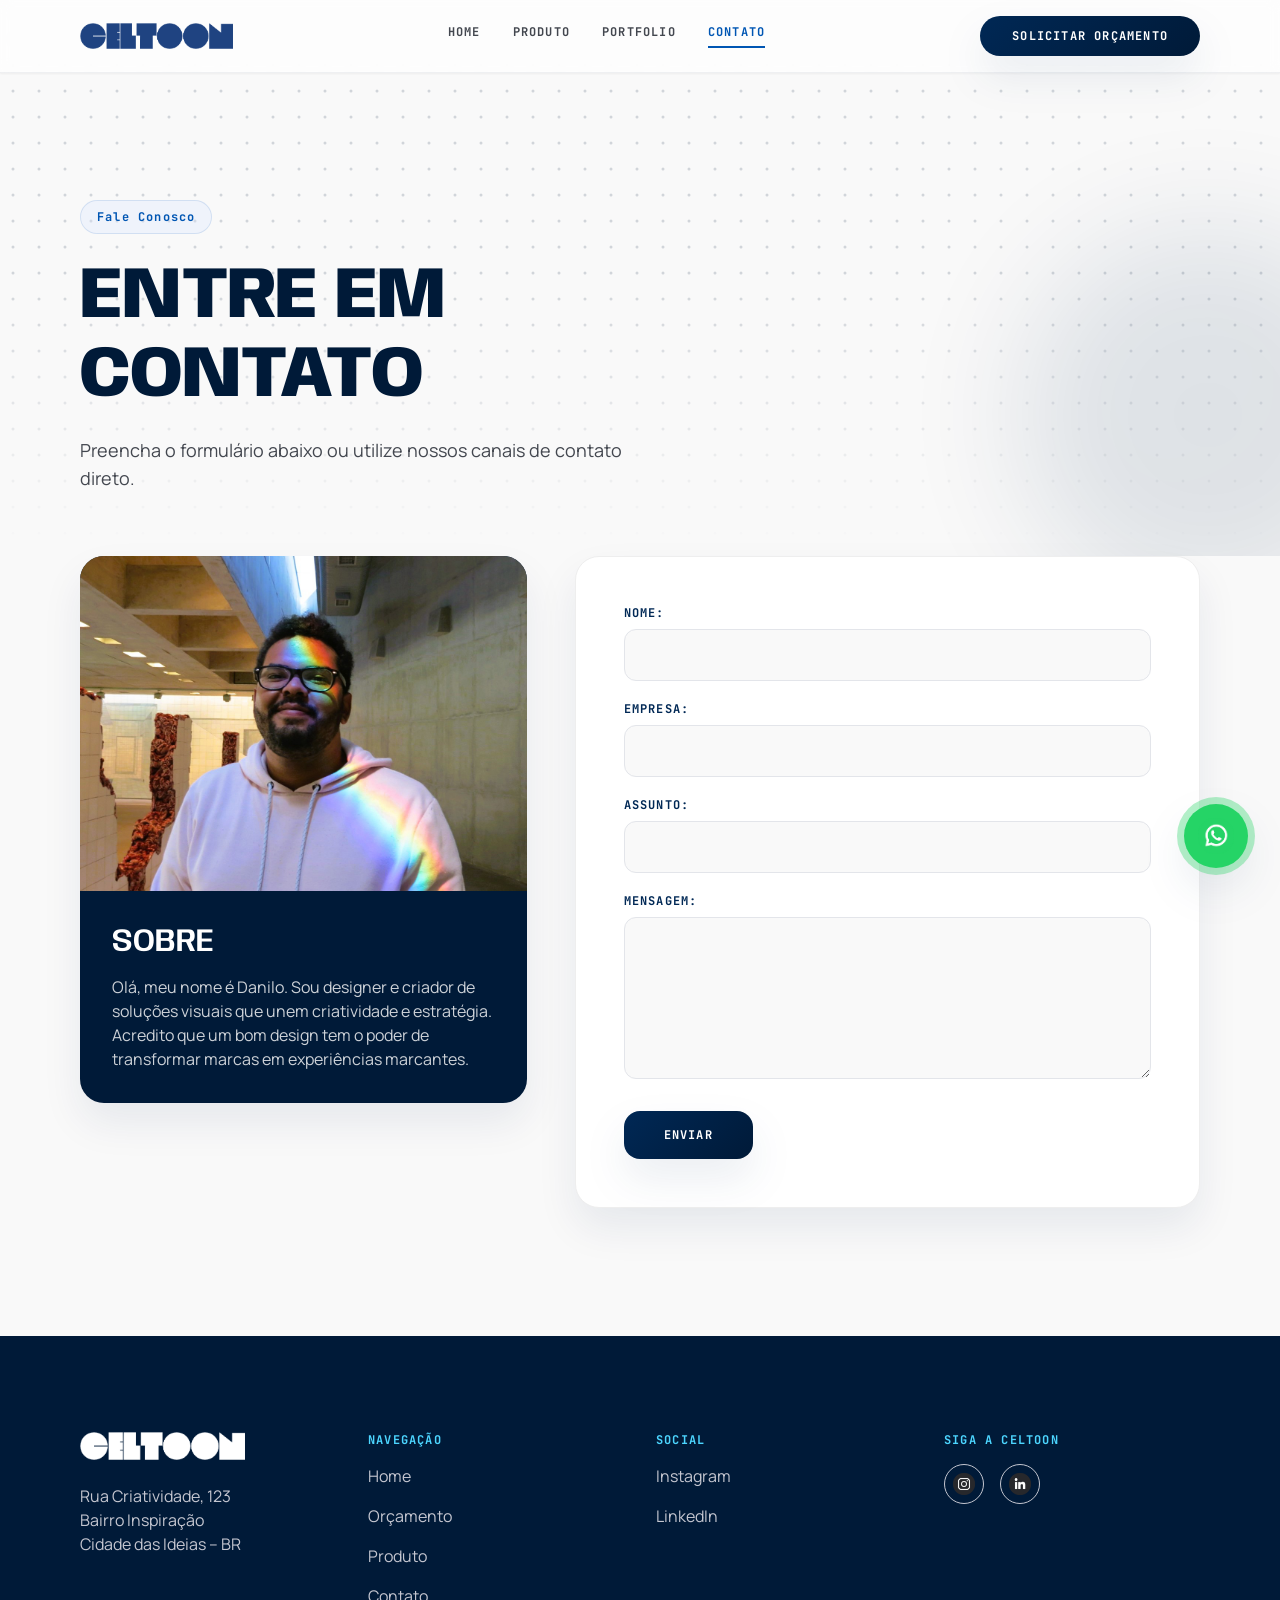
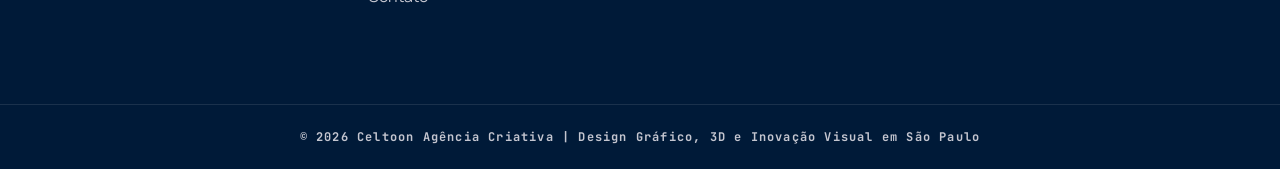
<file: contato.html>
<!DOCTYPE html>
<html lang="pt-br">
<head>
  <meta charset="UTF-8" />
  <meta name="viewport" content="width=device-width, initial-scale=1.0"/>
  <title>Contato Celtoon | Solicite seu Projeto de Design e 3D com o Danilo</title>
  <meta name="description" content="Tem uma ideia ou projeto? Entre em contato com a Celtoon. Fale diretamente com o Danilo para orçamentos de modelagem 3D, branding e soluções visuais em São Paulo.">
  <meta name="keywords" content="contato agência criativa, contratar designer 3d sp, orçamento identidade visual, falar com danilo celtoon, design de embalagens contato">
  <meta property="og:type" content="website">
  <meta property="og:title" content="Contato | Celtoon Agência Criativa">
  <meta property="og:description" content="Entre em contato com a Celtoon Agência Criativa.">
  <meta property="og:url" content="https://celtoon.com.br/contato.html">

  <link rel="icon" type="image/png" href="favicon.png">
  <link rel="canonical" href="https://celtoon.com.br/contato.html">

  <script>document.documentElement.classList.add('js');</script>

  <link rel="preconnect" href="https://fonts.googleapis.com">
  <link rel="preconnect" href="https://fonts.gstatic.com" crossorigin>
  <link href="https://fonts.googleapis.com/css2?family=Anybody:wght@400;600;700;800&family=JetBrains+Mono:wght@700&family=Manrope:wght@400;500&display=swap" rel="stylesheet">
  <link rel="stylesheet" href="assets/celtoon.css?v=7">

  <style>
  .contato-section{
    padding-bottom:128px;
  }
  .contato-grid{
    max-width: var(--container);
    margin:0 auto;
    padding:0 var(--pad-x);
    display:grid;
    grid-template-columns: 5fr 7fr;
    gap:48px;
    align-items:start;
  }

  /* Coluna Sobre */
  .sobre-card{
    background: var(--navy-950);
    border-radius: var(--radius-card);
    box-shadow: var(--shadow-card);
    overflow:hidden;
    color:#fff;
  }
  .sobre-card img{
    width:100%;
    aspect-ratio: 4 / 3;
    object-fit:cover;
  }
  .sobre-card .sobre-body{
    padding:32px;
  }
  .sobre-card h2{
    font-family: var(--font-display);
    font-variation-settings: "wdth" 100;
    font-weight:600;
    font-size:32px;
    line-height:40px;
    margin-bottom:12px;
    text-transform:uppercase;
  }
  .sobre-card p{
    font-size:16px;
    line-height:24px;
    color: rgba(255,255,255,0.8);
  }

  /* Coluna Formulário */
  .form-contato{
    background:#fff;
    border:1px solid #eee;
    border-radius: var(--radius-card);
    box-shadow: var(--shadow-card);
    padding:48px;
    display:flex;
    flex-direction:column;
  }
  .form-contato label{
    font-family: var(--font-mono);
    font-weight:700;
    font-size:12px;
    line-height:16px;
    letter-spacing:1.2px;
    text-transform:uppercase;
    color: var(--navy-800);
    margin-top:20px;
    margin-bottom:8px;
  }
  .form-contato label:first-of-type{ margin-top:0; }
  .form-contato input[type="text"],
  .form-contato textarea{
    width:100%;
    padding:14px 16px;
    font-family: var(--font-body);
    font-size:16px;
    color: var(--gray-700);
    background: var(--bg);
    border:1px solid #e3e5ea;
    border-radius:12px;
    outline:none;
    resize:vertical;
    transition: border-color .2s ease, box-shadow .2s ease;
  }
  .form-contato input[type="text"]:focus,
  .form-contato textarea:focus{
    border-color: var(--blue);
    box-shadow: 0 0 0 3px rgba(0,86,179,0.12);
  }
  .form-contato button[type="submit"]{
    margin-top:32px;
    align-self:flex-start;
    border:none;
  }

  @media (max-width: 992px){
    .contato-grid{ grid-template-columns: 1fr; }
  }
  @media (max-width: 768px){
    .form-contato{ padding:28px 20px; }
    .form-contato button[type="submit"]{ width:100%; }
  }
  </style>
</head>
<body>

  <!-- NAVBAR -->
  <nav class="navbar">
    <div class="navbar-inner">
      <a href="index.html" class="logo"><img src="Logo_png.png" alt="Celtoon Agência Criativa"></a>
      <button class="menu-toggle" aria-label="Abrir menu">&#9776;</button>
      <div class="nav-links">
        <a href="index.html">Home</a>
        <a href="produto.html">Produto</a>
        <a href="portfolio.html">Portfolio</a>
        <a href="contato.html" class="active">Contato</a>
      </div>
      <a href="orcamento.html" class="btn btn-pill-grad nav-cta">Solicitar Orçamento</a>
    </div>
  </nav>

  <!-- HERO -->
  <header class="page-hero" data-dots>
    <div class="container">
      <span class="badge mono-label">Fale Conosco</span>
      <h1>Entre em<br>Contato</h1>
      <p>Preencha o formulário abaixo ou utilize nossos canais de contato direto.</p>
    </div>
  </header>

  <!-- CONTATO -->
  <section class="contato-section fade-in">
    <div class="contato-grid">
      <div class="sobre-card">
        <img src="imagem/sua-foto.JPG" alt="Danilo Celso - Designer e Fundador da Celtoon Agência Criativa">
        <div class="sobre-body">
          <h2>Sobre</h2>
          <p>Olá, meu nome é Danilo. Sou designer e criador de soluções visuais que unem criatividade e estratégia. Acredito que um bom design tem o poder de transformar marcas em experiências marcantes.</p>
        </div>
      </div>

      <form action="https://formspree.io/f/mqakjlep" method="POST" class="form-contato">
        <label for="nome">Nome:</label>
        <input type="text" id="nome" name="nome" required>

        <label for="empresa">Empresa:</label>
        <input type="text" id="empresa" name="empresa">

        <label for="assunto">Assunto:</label>
        <input type="text" id="assunto" name="assunto" required>

        <label for="mensagem">Mensagem:</label>
        <textarea id="mensagem" name="mensagem" rows="6" required></textarea>

        <button type="submit" class="btn btn-grad">Enviar</button>
      </form>
    </div>
  </section>

  <!-- FOOTER -->
  <footer class="footer">
    <div class="footer-top">
      <div class="footer-brand">
        <img src="Logo_png.png" alt="Celtoon">
        <p>Rua Criatividade, 123<br>Bairro Inspiração<br>Cidade das Ideias – BR</p>
      </div>
      <div class="footer-col">
        <h4>Navegação</h4>
        <a href="index.html">Home</a>
        <a href="orcamento.html">Orçamento</a>
        <a href="produto.html">Produto</a>
        <a href="contato.html">Contato</a>
      </div>
      <div class="footer-col">
        <h4>Social</h4>
        <a href="https://www.instagram.com/celtoon.agencia/" target="_blank" rel="noopener">Instagram</a>
        <a href="https://www.linkedin.com/in/danilo-celso-da-silva-256686204/" target="_blank" rel="noopener">LinkedIn</a>
      </div>
      <div class="footer-col">
        <h4>Siga a Celtoon</h4>
        <div class="footer-social-circles">
          <a href="https://www.instagram.com/celtoon.agencia/" target="_blank" rel="noopener" aria-label="Instagram"><img src="instagram.png" alt="Instagram"></a>
          <a href="https://www.linkedin.com/in/danilo-celso-da-silva-256686204/" target="_blank" rel="noopener" aria-label="LinkedIn"><img src="linkedin.png" alt="LinkedIn"></a>
        </div>
      </div>
    </div>
    <div class="footer-bottom">
      <p>© 2026 Celtoon Agência Criativa | Design Gráfico, 3D e Inovação Visual em São Paulo</p>
    </div>
  </footer>

  <!-- WHATSAPP -->
  <a href="https://wa.me/+5511994950389" class="whatsapp-float" target="_blank" rel="noopener" aria-label="Fale conosco pelo WhatsApp"><img src="whats2.png" alt="WhatsApp"></a>

  <script src="assets/celtoon.js?v=7"></script>
</body>
</html>
</file>
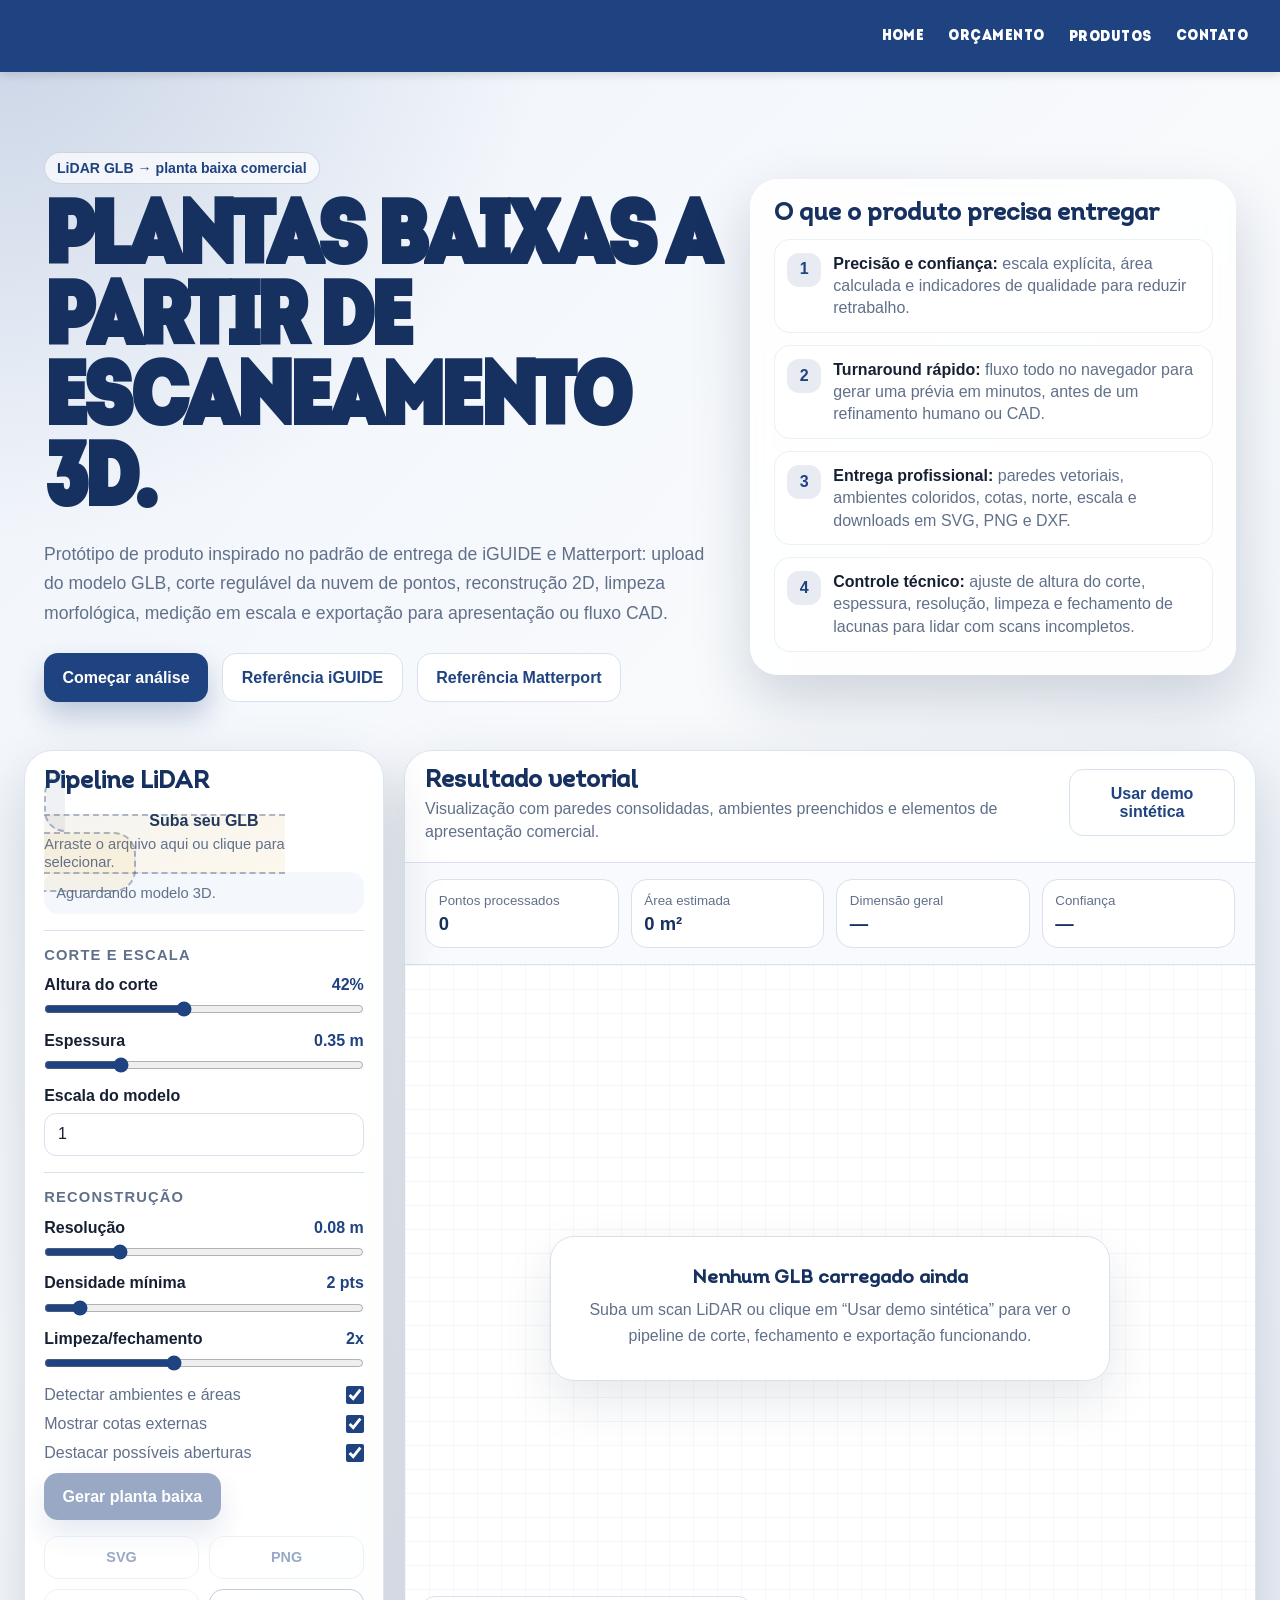
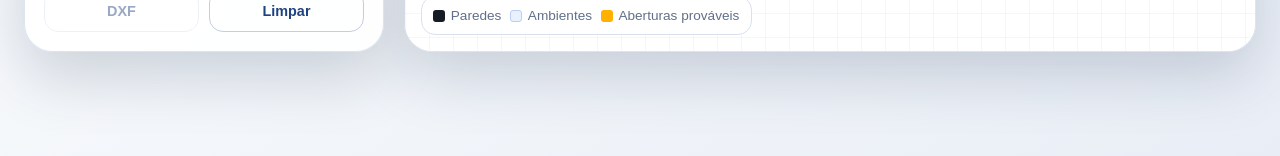
<file: floorplan.html>
<!DOCTYPE html>
<html lang="pt-BR">
<head>
  <meta charset="UTF-8">
  <meta name="viewport" content="width=device-width, initial-scale=1.0">
  <title>Gerador de Planta Baixa LiDAR GLB | Celtoon</title>
  <meta name="description" content="Ferramenta web para transformar modelos GLB de escaneamento LiDAR em plantas baixas 2D com corte horizontal, limpeza de nuvem de pontos, medidas e exportação SVG, PNG e DXF.">
  <meta name="keywords" content="planta baixa lidar, glb para planta baixa, floor plan ai, matterport, iguide, escaneamento 3d, nuvem de pontos">
  <meta property="og:type" content="website">
  <meta property="og:title" content="Gerador de Planta Baixa LiDAR GLB | Celtoon">
  <meta property="og:description" content="Suba um GLB escaneado por LiDAR e gere uma planta baixa profissional com paredes limpas, ambientes, medidas e arquivos exportáveis.">
  <meta property="og:url" content="https://celtoon.com.br/floorplan.html">
  <link rel="canonical" href="https://celtoon.com.br/floorplan.html">
  <link rel="icon" type="image/png" href="favicon.png">
  <script>document.documentElement.classList.add('js');</script>
  <style>
    @font-face {
      font-family: 'IntroCondBlackFree';
      src: url('IntroCondBlackFree.woff2') format('woff2');
      font-weight: normal;
      font-style: normal;
    }
    @font-face {
      font-family: 'IntroRegularAlt';
      src: url('IntroRegularAlt.woff2') format('woff2');
      font-weight: normal;
      font-style: normal;
    }

    :root {
      --brand: #1F4381;
      --brand-dark: #16315f;
      --ink: #172033;
      --muted: #61708a;
      --paper: #ffffff;
      --panel: #f4f7fb;
      --line: #d9e1ee;
      --accent: #ffb000;
      --ok: #22a06b;
      --danger: #d64545;
      --wall: #161b24;
      --glass: rgba(255, 255, 255, 0.86);
      --shadow: 0 24px 60px rgba(18, 38, 73, 0.18);
    }

    * { box-sizing: border-box; margin: 0; padding: 0; }
    html, body { min-height: 100%; overflow-x: hidden; }
    body {
      font-family: Arial, sans-serif;
      color: var(--ink);
      background:
        radial-gradient(circle at top left, rgba(31, 67, 129, 0.18), transparent 34rem),
        linear-gradient(135deg, #eef3fb 0%, #f8fafc 45%, #e9eef6 100%);
    }
    a { color: inherit; text-decoration: none; }
    button, input, select { font: inherit; }

    nav {
      display: flex;
      justify-content: space-between;
      align-items: center;
      padding: 1rem 2rem;
      background: var(--brand);
      position: sticky;
      top: 0;
      width: 100%;
      z-index: 1000;
      box-shadow: 0 2px 10px rgba(0,0,0,0.14);
    }
    .logo img { height: 40px; display: block; }
    .nav-links { display: flex; align-items: center; gap: 1.5rem; position: relative; }
    .nav-links a { color: #fff; font-family: 'IntroCondBlackFree', sans-serif; letter-spacing: 0.03em; }
    .dropdown { position: relative; }
    .dropdown-content {
      display: none;
      position: absolute;
      top: 100%;
      left: 0;
      background: var(--brand);
      min-width: 210px;
      border-radius: 10px;
      overflow: hidden;
      box-shadow: 0 18px 35px rgba(0,0,0,0.18);
    }
    .dropdown-content a { display: block; padding: 0.85rem 1rem; }
    .dropdown-content a:hover { background: var(--brand-dark); }
    .dropdown:hover .dropdown-content { display: block; }
    .menu-toggle { display: none; font-size: 2rem; background: none; border: 0; color: #fff; cursor: pointer; }

    .hero {
      max-width: 1240px;
      margin: 0 auto;
      padding: 5rem 1.5rem 2rem;
      display: grid;
      grid-template-columns: minmax(0, 1fr) minmax(320px, 0.72fr);
      gap: 2rem;
      align-items: center;
    }
    .eyebrow {
      display: inline-flex;
      align-items: center;
      gap: 0.5rem;
      padding: 0.45rem 0.75rem;
      border: 1px solid rgba(31,67,129,0.18);
      border-radius: 999px;
      background: rgba(255,255,255,0.68);
      color: var(--brand);
      font-weight: 700;
      font-size: 0.88rem;
      margin-bottom: 1.1rem;
    }
    h1 {
      font-family: 'IntroCondBlackFree', Impact, sans-serif;
      font-size: clamp(2.6rem, 7vw, 5.8rem);
      line-height: 0.9;
      color: var(--brand-dark);
      letter-spacing: -0.04em;
      margin-bottom: 1rem;
    }
    .hero p { color: var(--muted); font-size: 1.1rem; line-height: 1.65; max-width: 680px; }
    .hero-actions { display: flex; flex-wrap: wrap; gap: 0.9rem; margin-top: 1.6rem; }
    .btn {
      display: inline-flex;
      align-items: center;
      justify-content: center;
      gap: 0.5rem;
      border: 0;
      border-radius: 14px;
      padding: 0.9rem 1.15rem;
      font-weight: 800;
      cursor: pointer;
      transition: transform 0.18s ease, box-shadow 0.18s ease, background 0.18s ease;
    }
    .btn:hover { transform: translateY(-1px); }
    .btn.primary { background: var(--brand); color: #fff; box-shadow: 0 14px 28px rgba(31,67,129,0.26); }
    .btn.secondary { background: #fff; color: var(--brand); border: 1px solid var(--line); }
    .btn.ghost { background: transparent; color: var(--brand); border: 1px solid rgba(31,67,129,0.26); }
    .btn:disabled { opacity: 0.45; cursor: not-allowed; transform: none; }

    .research-card {
      background: var(--glass);
      border: 1px solid rgba(255,255,255,0.78);
      border-radius: 28px;
      padding: 1.4rem;
      box-shadow: var(--shadow);
      backdrop-filter: blur(16px);
    }
    .research-card h2 { font-family: 'IntroRegularAlt', Arial, sans-serif; color: var(--brand-dark); margin-bottom: 0.8rem; }
    .research-list { display: grid; gap: 0.75rem; list-style: none; }
    .research-list li {
      display: grid;
      grid-template-columns: 34px 1fr;
      gap: 0.75rem;
      align-items: start;
      padding: 0.78rem;
      border-radius: 16px;
      background: rgba(255,255,255,0.76);
      border: 1px solid rgba(31,67,129,0.08);
      color: var(--muted);
      line-height: 1.4;
    }
    .research-list strong { color: var(--ink); }
    .badge-icon {
      width: 34px;
      height: 34px;
      display: inline-grid;
      place-items: center;
      border-radius: 12px;
      background: rgba(31,67,129,0.1);
      color: var(--brand);
      font-weight: 900;
    }

    .app-shell {
      max-width: 1440px;
      margin: 0 auto 4rem;
      padding: 1rem 1.5rem 2.5rem;
      display: grid;
      grid-template-columns: minmax(300px, 360px) minmax(0, 1fr);
      gap: 1.25rem;
    }
    .panel, .stage {
      background: rgba(255,255,255,0.92);
      border: 1px solid rgba(217,225,238,0.9);
      border-radius: 28px;
      box-shadow: var(--shadow);
    }
    .panel { padding: 1.2rem; align-self: start; position: sticky; top: 88px; }
    .panel h2, .stage h2 { font-family: 'IntroRegularAlt', Arial, sans-serif; color: var(--brand-dark); }
    .dropzone {
      margin: 1rem 0;
      border: 2px dashed rgba(31,67,129,0.36);
      border-radius: 22px;
      padding: 1.2rem;
      text-align: center;
      background: linear-gradient(160deg, rgba(31,67,129,0.08), rgba(255,176,0,0.08));
      cursor: pointer;
      transition: border 0.2s ease, transform 0.2s ease, background 0.2s ease;
    }
    .dropzone.dragover { border-color: var(--accent); transform: scale(1.01); background: rgba(255,176,0,0.12); }
    .dropzone input { display: none; }
    .dropzone strong { display: block; margin-bottom: 0.35rem; color: var(--brand-dark); }
    .dropzone span { color: var(--muted); font-size: 0.92rem; }
    .status {
      display: flex;
      align-items: center;
      gap: 0.55rem;
      min-height: 42px;
      padding: 0.75rem;
      border-radius: 14px;
      background: var(--panel);
      color: var(--muted);
      font-size: 0.92rem;
      margin-bottom: 1rem;
    }
    .status.ok { color: #0f6b47; background: rgba(34,160,107,0.1); }
    .status.error { color: var(--danger); background: rgba(214,69,69,0.1); }
    .loader {
      width: 16px;
      height: 16px;
      border: 2px solid rgba(31,67,129,0.16);
      border-top-color: var(--brand);
      border-radius: 50%;
      animation: spin 0.9s linear infinite;
      display: none;
    }
    .status.loading .loader { display: block; }
    @keyframes spin { to { transform: rotate(360deg); } }

    .control-group { border-top: 1px solid var(--line); padding-top: 1rem; margin-top: 1rem; }
    .control-group:first-of-type { border-top: 0; padding-top: 0; margin-top: 0; }
    .control-group h3 { font-size: 0.92rem; text-transform: uppercase; letter-spacing: 0.08em; color: var(--muted); margin-bottom: 0.85rem; }
    .field { display: grid; gap: 0.45rem; margin-bottom: 0.9rem; }
    .field label { display: flex; justify-content: space-between; gap: 1rem; font-weight: 700; color: var(--ink); }
    .field label span { color: var(--brand); font-weight: 800; }
    .field input[type="range"] { width: 100%; accent-color: var(--brand); }
    .field select, .field input[type="number"] {
      width: 100%;
      padding: 0.74rem 0.8rem;
      border: 1px solid var(--line);
      border-radius: 12px;
      background: #fff;
      color: var(--ink);
    }
    .toggle-row { display: flex; align-items: center; justify-content: space-between; gap: 1rem; margin: 0.7rem 0; color: var(--muted); }
    .toggle-row input { width: 18px; height: 18px; accent-color: var(--brand); }
    .button-grid { display: grid; grid-template-columns: 1fr 1fr; gap: 0.65rem; margin-top: 1rem; }
    .button-grid .btn { padding: 0.78rem 0.7rem; font-size: 0.9rem; }

    .stage { overflow: hidden; min-height: 720px; display: grid; grid-template-rows: auto auto minmax(480px, 1fr); }
    .stage-header {
      display: flex;
      justify-content: space-between;
      align-items: flex-start;
      gap: 1rem;
      padding: 1.15rem 1.25rem;
      border-bottom: 1px solid var(--line);
    }
    .stage-header p { color: var(--muted); margin-top: 0.25rem; line-height: 1.45; }
    .metric-grid {
      display: grid;
      grid-template-columns: repeat(4, minmax(120px, 1fr));
      gap: 0.75rem;
      padding: 1rem 1.25rem;
      border-bottom: 1px solid var(--line);
      background: #f8fafd;
    }
    .metric {
      background: #fff;
      border: 1px solid var(--line);
      border-radius: 16px;
      padding: 0.8rem;
    }
    .metric small { display: block; color: var(--muted); margin-bottom: 0.3rem; }
    .metric strong { color: var(--brand-dark); font-size: 1.15rem; }
    .canvas-wrap {
      position: relative;
      min-height: 560px;
      background:
        linear-gradient(rgba(31,67,129,0.045) 1px, transparent 1px),
        linear-gradient(90deg, rgba(31,67,129,0.045) 1px, transparent 1px),
        #fff;
      background-size: 24px 24px;
      overflow: auto;
    }
    #floorSvg { display: block; width: 100%; height: 100%; min-height: 560px; }
    .empty-state {
      position: absolute;
      inset: 0;
      display: grid;
      place-items: center;
      padding: 2rem;
      pointer-events: none;
    }
    .empty-card {
      max-width: 560px;
      text-align: center;
      background: rgba(255,255,255,0.9);
      border: 1px solid var(--line);
      border-radius: 24px;
      padding: 2rem;
      box-shadow: 0 20px 50px rgba(18,38,73,0.1);
    }
    .empty-card h3 { font-family: 'IntroRegularAlt', Arial, sans-serif; color: var(--brand-dark); margin-bottom: 0.6rem; }
    .empty-card p { color: var(--muted); line-height: 1.6; }
    .legend {
      display: flex;
      flex-wrap: wrap;
      gap: 0.55rem;
      position: absolute;
      left: 1rem;
      bottom: 1rem;
      background: rgba(255,255,255,0.9);
      border: 1px solid var(--line);
      border-radius: 14px;
      padding: 0.7rem;
      color: var(--muted);
      font-size: 0.85rem;
    }
    .legend span { display: inline-flex; align-items: center; gap: 0.35rem; }
    .swatch { width: 12px; height: 12px; border-radius: 3px; background: var(--wall); display: inline-block; }
    .swatch.room { background: #e9f1ff; border: 1px solid #b9cff2; }
    .swatch.opening { background: var(--accent); }

    .toast {
      position: fixed;
      right: 1rem;
      bottom: 1rem;
      max-width: 360px;
      z-index: 2000;
      padding: 0.95rem 1rem;
      border-radius: 16px;
      background: var(--ink);
      color: #fff;
      box-shadow: 0 18px 35px rgba(0,0,0,0.22);
      opacity: 0;
      transform: translateY(18px);
      pointer-events: none;
      transition: opacity 0.2s ease, transform 0.2s ease;
    }
    .toast.show { opacity: 1; transform: translateY(0); }

    @media (max-width: 1040px) {
      .hero, .app-shell { grid-template-columns: 1fr; }
      .panel { position: static; }
      .metric-grid { grid-template-columns: repeat(2, minmax(120px, 1fr)); }
    }
    @media (max-width: 768px) {
      nav { padding: 1rem; }
      .menu-toggle { display: block; }
      .nav-links {
        display: none;
        flex-direction: column;
        align-items: flex-start;
        position: absolute;
        top: 72px;
        right: 1rem;
        width: min(280px, calc(100vw - 2rem));
        padding: 1rem;
        border-radius: 18px;
        background: var(--brand);
        box-shadow: 0 18px 30px rgba(0,0,0,0.2);
      }
      .nav-links.active { display: flex; }
      .dropdown-content { position: static; margin-top: 0.5rem; box-shadow: none; }
      .hero { padding-top: 3rem; }
      .stage-header { flex-direction: column; }
      .button-grid { grid-template-columns: 1fr; }
      .metric-grid { grid-template-columns: 1fr; }
    }
  </style>
</head>
<body>
  <nav>
    <div class="logo"><a href="index.html"><img src="Logo_png.png" alt="Logo Celtoon"></a></div>
    <button class="menu-toggle" aria-label="Abrir menu">&#9776;</button>
    <div class="nav-links">
      <a href="index.html">Home</a>
      <a href="orcamento.html">Orçamento</a>
      <div class="dropdown">
        <a href="#">Produtos</a>
        <div class="dropdown-content">
          <a href="produto.html">Produto</a>
          <a href="portfolio.html">Portfolio</a>
          <a href="floorplan.html">Planta LiDAR</a>
        </div>
      </div>
      <a href="contato.html">Contato</a>
    </div>
  </nav>

  <main>
    <section class="hero">
      <div>
        <span class="eyebrow">LiDAR GLB → planta baixa comercial</span>
        <h1>Plantas baixas a partir de escaneamento 3D.</h1>
        <p>
          Protótipo de produto inspirado no padrão de entrega de iGUIDE e Matterport: upload do modelo GLB,
          corte regulável da nuvem de pontos, reconstrução 2D, limpeza morfológica, medição em escala e exportação
          para apresentação ou fluxo CAD.
        </p>
        <div class="hero-actions">
          <a class="btn primary" href="#app">Começar análise</a>
          <a class="btn secondary" href="https://goiguide.com/iguide/floor-plans" target="_blank" rel="noopener">Referência iGUIDE</a>
          <a class="btn secondary" href="https://matterport.com/schematic-floor-plans" target="_blank" rel="noopener">Referência Matterport</a>
        </div>
      </div>
      <aside class="research-card" aria-label="Resumo da investigação de produto">
        <h2>O que o produto precisa entregar</h2>
        <ul class="research-list">
          <li><span class="badge-icon">1</span><span><strong>Precisão e confiança:</strong> escala explícita, área calculada e indicadores de qualidade para reduzir retrabalho.</span></li>
          <li><span class="badge-icon">2</span><span><strong>Turnaround rápido:</strong> fluxo todo no navegador para gerar uma prévia em minutos, antes de um refinamento humano ou CAD.</span></li>
          <li><span class="badge-icon">3</span><span><strong>Entrega profissional:</strong> paredes vetoriais, ambientes coloridos, cotas, norte, escala e downloads em SVG, PNG e DXF.</span></li>
          <li><span class="badge-icon">4</span><span><strong>Controle técnico:</strong> ajuste de altura do corte, espessura, resolução, limpeza e fechamento de lacunas para lidar com scans incompletos.</span></li>
        </ul>
      </aside>
    </section>

    <section class="app-shell" id="app">
      <aside class="panel">
        <h2>Pipeline LiDAR</h2>
        <label class="dropzone" id="dropzone">
          <input id="fileInput" type="file" accept=".glb,model/gltf-binary">
          <strong>Suba seu GLB</strong>
          <span>Arraste o arquivo aqui ou clique para selecionar.</span>
        </label>
        <div class="status" id="status"><span class="loader"></span><span id="statusText">Aguardando modelo 3D.</span></div>

        <div class="control-group">
          <h3>Corte e escala</h3>
          <div class="field">
            <label for="sliceHeight">Altura do corte <span id="sliceHeightValue">42%</span></label>
            <input id="sliceHeight" type="range" min="5" max="90" value="42">
          </div>
          <div class="field">
            <label for="sliceThickness">Espessura <span id="sliceThicknessValue">0.35 m</span></label>
            <input id="sliceThickness" type="range" min="10" max="120" value="35">
          </div>
          <div class="field">
            <label for="scaleFactor">Escala do modelo</label>
            <input id="scaleFactor" type="number" min="0.01" step="0.01" value="1">
          </div>
        </div>

        <div class="control-group">
          <h3>Reconstrução</h3>
          <div class="field">
            <label for="gridResolution">Resolução <span id="gridResolutionValue">0.08 m</span></label>
            <input id="gridResolution" type="range" min="4" max="22" value="8">
          </div>
          <div class="field">
            <label for="densityThreshold">Densidade mínima <span id="densityThresholdValue">2 pts</span></label>
            <input id="densityThreshold" type="range" min="1" max="12" value="2">
          </div>
          <div class="field">
            <label for="cleanupPasses">Limpeza/fechamento <span id="cleanupPassesValue">2x</span></label>
            <input id="cleanupPasses" type="range" min="0" max="5" value="2">
          </div>
          <label class="toggle-row"><span>Detectar ambientes e áreas</span><input id="showRooms" type="checkbox" checked></label>
          <label class="toggle-row"><span>Mostrar cotas externas</span><input id="showDimensions" type="checkbox" checked></label>
          <label class="toggle-row"><span>Destacar possíveis aberturas</span><input id="showOpenings" type="checkbox" checked></label>
        </div>

        <button class="btn primary" id="generateBtn" type="button" disabled>Gerar planta baixa</button>
        <div class="button-grid">
          <button class="btn secondary" id="exportSvgBtn" type="button" disabled>SVG</button>
          <button class="btn secondary" id="exportPngBtn" type="button" disabled>PNG</button>
          <button class="btn secondary" id="exportDxfBtn" type="button" disabled>DXF</button>
          <button class="btn ghost" id="resetBtn" type="button">Limpar</button>
        </div>
      </aside>

      <section class="stage">
        <div class="stage-header">
          <div>
            <h2>Resultado vetorial</h2>
            <p>Visualização com paredes consolidadas, ambientes preenchidos e elementos de apresentação comercial.</p>
          </div>
          <button class="btn secondary" id="demoBtn" type="button">Usar demo sintética</button>
        </div>
        <div class="metric-grid">
          <div class="metric"><small>Pontos processados</small><strong id="metricPoints">0</strong></div>
          <div class="metric"><small>Área estimada</small><strong id="metricArea">0 m²</strong></div>
          <div class="metric"><small>Dimensão geral</small><strong id="metricSize">—</strong></div>
          <div class="metric"><small>Confiança</small><strong id="metricConfidence">—</strong></div>
        </div>
        <div class="canvas-wrap">
          <svg id="floorSvg" role="img" aria-label="Planta baixa gerada"></svg>
          <div class="empty-state" id="emptyState">
            <div class="empty-card">
              <h3>Nenhum GLB carregado ainda</h3>
              <p>Suba um scan LiDAR ou clique em “Usar demo sintética” para ver o pipeline de corte, fechamento e exportação funcionando.</p>
            </div>
          </div>
          <div class="legend" aria-hidden="true">
            <span><i class="swatch"></i>Paredes</span>
            <span><i class="swatch room"></i>Ambientes</span>
            <span><i class="swatch opening"></i>Aberturas prováveis</span>
          </div>
        </div>
      </section>
    </section>
  </main>

  <div class="toast" id="toast"></div>

  <script type="module">
    const GLB_JSON_CHUNK = 0x4E4F534A;
    const GLB_BIN_CHUNK = 0x004E4942;
    const IDENTITY_MATRIX = [1, 0, 0, 0, 0, 1, 0, 0, 0, 0, 1, 0, 0, 0, 1];

    const state = {
      points: [],
      bounds: null,
      fileName: '',
      plan: null,
      walls: [],
      rooms: [],
      openings: [],
      scale: 1
    };

    const els = {
      fileInput: document.querySelector('#fileInput'),
      dropzone: document.querySelector('#dropzone'),
      status: document.querySelector('#status'),
      statusText: document.querySelector('#statusText'),
      generateBtn: document.querySelector('#generateBtn'),
      demoBtn: document.querySelector('#demoBtn'),
      resetBtn: document.querySelector('#resetBtn'),
      exportSvgBtn: document.querySelector('#exportSvgBtn'),
      exportPngBtn: document.querySelector('#exportPngBtn'),
      exportDxfBtn: document.querySelector('#exportDxfBtn'),
      floorSvg: document.querySelector('#floorSvg'),
      emptyState: document.querySelector('#emptyState'),
      toast: document.querySelector('#toast'),
      metricPoints: document.querySelector('#metricPoints'),
      metricArea: document.querySelector('#metricArea'),
      metricSize: document.querySelector('#metricSize'),
      metricConfidence: document.querySelector('#metricConfidence'),
      sliceHeight: document.querySelector('#sliceHeight'),
      sliceHeightValue: document.querySelector('#sliceHeightValue'),
      sliceThickness: document.querySelector('#sliceThickness'),
      sliceThicknessValue: document.querySelector('#sliceThicknessValue'),
      scaleFactor: document.querySelector('#scaleFactor'),
      gridResolution: document.querySelector('#gridResolution'),
      gridResolutionValue: document.querySelector('#gridResolutionValue'),
      densityThreshold: document.querySelector('#densityThreshold'),
      densityThresholdValue: document.querySelector('#densityThresholdValue'),
      cleanupPasses: document.querySelector('#cleanupPasses'),
      cleanupPassesValue: document.querySelector('#cleanupPassesValue'),
      showRooms: document.querySelector('#showRooms'),
      showDimensions: document.querySelector('#showDimensions'),
      showOpenings: document.querySelector('#showOpenings')
    };

    const formatNumber = new Intl.NumberFormat('pt-BR', { maximumFractionDigits: 1 });
    const formatInt = new Intl.NumberFormat('pt-BR', { maximumFractionDigits: 0 });

    function setStatus(message, type = '') {
      els.status.className = `status ${type}`.trim();
      els.statusText.textContent = message;
    }

    function showToast(message) {
      els.toast.textContent = message;
      els.toast.classList.add('show');
      window.setTimeout(() => els.toast.classList.remove('show'), 3600);
    }

    function updateLabels() {
      els.sliceHeightValue.textContent = `${els.sliceHeight.value}%`;
      els.sliceThicknessValue.textContent = `${(Number(els.sliceThickness.value) / 100).toFixed(2)} m`;
      els.gridResolutionValue.textContent = `${(Number(els.gridResolution.value) / 100).toFixed(2)} m`;
      els.densityThresholdValue.textContent = `${els.densityThreshold.value} pts`;
      els.cleanupPassesValue.textContent = `${els.cleanupPasses.value}x`;
    }

    function pointKey(x, y) { return `${x},${y}`; }
    function clamp(value, min, max) { return Math.min(max, Math.max(min, value)); }

    function computeBounds(points) {
      const bounds = {
        minX: Infinity, maxX: -Infinity,
        minY: Infinity, maxY: -Infinity,
        minZ: Infinity, maxZ: -Infinity
      };
      points.forEach((p) => {
        bounds.minX = Math.min(bounds.minX, p.x);
        bounds.maxX = Math.max(bounds.maxX, p.x);
        bounds.minY = Math.min(bounds.minY, p.y);
        bounds.maxY = Math.max(bounds.maxY, p.y);
        bounds.minZ = Math.min(bounds.minZ, p.z);
        bounds.maxZ = Math.max(bounds.maxZ, p.z);
      });
      bounds.width = bounds.maxX - bounds.minX;
      bounds.depth = bounds.maxZ - bounds.minZ;
      bounds.height = bounds.maxY - bounds.minY;
      return bounds;
    }

    function distance3(a, b) {
      return Math.hypot(a.x - b.x, a.y - b.y, a.z - b.z);
    }

    function addSampledTrianglePoints(target, a, b, c, step) {
      const ab = distance3(a, b);
      const bc = distance3(b, c);
      const ca = distance3(c, a);
      const samples = clamp(Math.ceil(Math.max(ab, bc, ca) / step), 1, 10);
      for (let i = 0; i <= samples; i += 1) {
        for (let j = 0; j <= samples - i; j += 1) {
          const u = i / samples;
          const v = j / samples;
          const w = 1 - u - v;
          target.push({
            x: a.x * u + b.x * v + c.x * w,
            y: a.y * u + b.y * v + c.y * w,
            z: a.z * u + b.z * v + c.z * w
          });
        }
      }
    }

    function componentReader(view, componentType) {
      const readers = {
        5120: (offset) => view.getInt8(offset),
        5121: (offset) => view.getUint8(offset),
        5122: (offset) => view.getInt16(offset, true),
        5123: (offset) => view.getUint16(offset, true),
        5125: (offset) => view.getUint32(offset, true),
        5126: (offset) => view.getFloat32(offset, true)
      };
      return readers[componentType];
    }

    function componentSize(componentType) {
      return { 5120: 1, 5121: 1, 5122: 2, 5123: 2, 5125: 4, 5126: 4 }[componentType];
    }

    function typeSize(type) {
      return { SCALAR: 1, VEC2: 2, VEC3: 3, VEC4: 4, MAT4: 16 }[type];
    }

    function readAccessor(gltf, bin, accessorIndex) {
      const accessor = gltf.accessors[accessorIndex];
      const bufferView = gltf.bufferViews[accessor.bufferView];
      const view = new DataView(bin.buffer, bin.byteOffset, bin.byteLength);
      const read = componentReader(view, accessor.componentType);
      const itemSize = typeSize(accessor.type);
      const bytes = componentSize(accessor.componentType);
      const stride = bufferView.byteStride || itemSize * bytes;
      const baseOffset = (bufferView.byteOffset || 0) + (accessor.byteOffset || 0);
      const values = new Array(accessor.count);

      for (let i = 0; i < accessor.count; i += 1) {
        const item = new Array(itemSize);
        for (let j = 0; j < itemSize; j += 1) {
          item[j] = read(baseOffset + i * stride + j * bytes);
        }
        values[i] = itemSize === 1 ? item[0] : item;
      }
      return values;
    }

    function multiplyMatrix(a, b) {
      const out = new Array(16).fill(0);
      for (let col = 0; col < 4; col += 1) {
        for (let row = 0; row < 4; row += 1) {
          for (let k = 0; k < 4; k += 1) {
            out[col * 4 + row] += a[k * 4 + row] * b[col * 4 + k];
          }
        }
      }
      return out;
    }

    function composeMatrix(node) {
      if (node.matrix) return node.matrix.slice();
      const t = node.translation || [0, 0, 0];
      const r = node.rotation || [0, 0, 0, 1];
      const s = node.scale || [1, 1, 1];
      const [x, y, z, w] = r;
      const x2 = x + x;
      const y2 = y + y;
      const z2 = z + z;
      const xx = x * x2;
      const xy = x * y2;
      const xz = x * z2;
      const yy = y * y2;
      const yz = y * z2;
      const zz = z * z2;
      const wx = w * x2;
      const wy = w * y2;
      const wz = w * z2;
      return [
        (1 - (yy + zz)) * s[0], (xy + wz) * s[0], (xz - wy) * s[0], 0,
        (xy - wz) * s[1], (1 - (xx + zz)) * s[1], (yz + wx) * s[1], 0,
        (xz + wy) * s[2], (yz - wx) * s[2], (1 - (xx + yy)) * s[2], 0,
        t[0], t[1], t[2], 1
      ];
    }

    function transformPoint(p, matrix) {
      return {
        x: matrix[0] * p[0] + matrix[4] * p[1] + matrix[8] * p[2] + matrix[12],
        y: matrix[1] * p[0] + matrix[5] * p[1] + matrix[9] * p[2] + matrix[13],
        z: matrix[2] * p[0] + matrix[6] * p[1] + matrix[10] * p[2] + matrix[14]
      };
    }

    function parseGlb(arrayBuffer) {
      const view = new DataView(arrayBuffer);
      const magic = view.getUint32(0, true);
      if (magic !== 0x46546C67) throw new Error('Arquivo não é um GLB válido.');
      let offset = 12;
      let gltf = null;
      let bin = null;
      while (offset < arrayBuffer.byteLength) {
        const chunkLength = view.getUint32(offset, true);
        const chunkType = view.getUint32(offset + 4, true);
        const chunkStart = offset + 8;
        if (chunkType === GLB_JSON_CHUNK) {
          const jsonText = new TextDecoder().decode(new Uint8Array(arrayBuffer, chunkStart, chunkLength));
          gltf = JSON.parse(jsonText);
        }
        if (chunkType === GLB_BIN_CHUNK) {
          bin = new Uint8Array(arrayBuffer, chunkStart, chunkLength);
        }
        offset = chunkStart + chunkLength;
      }
      if (!gltf || !bin) throw new Error('GLB sem chunks JSON/BIN esperados.');
      return { gltf, bin };
    }

    function extractPointsFromGlb(arrayBuffer) {
      const { gltf, bin } = parseGlb(arrayBuffer);
      const points = [];
      const sceneIndex = gltf.scene || 0;
      const scene = gltf.scenes[sceneIndex];

      function visitNode(nodeIndex, parentMatrix) {
        const node = gltf.nodes[nodeIndex];
        const worldMatrix = multiplyMatrix(parentMatrix, composeMatrix(node));
        if (typeof node.mesh === 'number') {
          const mesh = gltf.meshes[node.mesh];
          mesh.primitives.forEach((primitive) => {
            const positionAccessor = primitive.attributes && primitive.attributes.POSITION;
            if (typeof positionAccessor !== 'number') return;
            const positions = readAccessor(gltf, bin, positionAccessor);
            const maxVertices = Math.min(positions.length, 260000);
            const transformed = new Array(maxVertices);
            for (let i = 0; i < maxVertices; i += 1) {
              transformed[i] = transformPoint(positions[i], worldMatrix);
              points.push(transformed[i]);
            }
            if (typeof primitive.indices === 'number' && positions.length < 90000) {
              const indices = readAccessor(gltf, bin, primitive.indices);
              const triangleLimit = Math.min(Math.floor(indices.length / 3), 30000);
              for (let i = 0; i < triangleLimit; i += 1) {
                const a = transformed[indices[i * 3]] || transformPoint(positions[indices[i * 3]], worldMatrix);
                const b = transformed[indices[i * 3 + 1]] || transformPoint(positions[indices[i * 3 + 1]], worldMatrix);
                const c = transformed[indices[i * 3 + 2]] || transformPoint(positions[indices[i * 3 + 2]], worldMatrix);
                addSampledTrianglePoints(points, a, b, c, 0.22);
              }
            }
          });
        }
        (node.children || []).forEach((childIndex) => visitNode(childIndex, worldMatrix));
      }

      (scene.nodes || []).forEach((nodeIndex) => visitNode(nodeIndex, IDENTITY_MATRIX));
      return points;
    }

    function loadModel(file) {
      const reader = new FileReader();
      state.fileName = file.name.replace(/\.(glb|gltf)$/i, '');
      setStatus(`Carregando ${file.name}...`, 'loading');
      reader.onload = () => {
        window.setTimeout(() => {
          try {
            const rawPoints = extractPointsFromGlb(reader.result);
            const scale = Number(els.scaleFactor.value) || 1;
            state.scale = scale;
            state.points = rawPoints.map((p) => ({ x: p.x * scale, y: p.y * scale, z: p.z * scale }));
            state.bounds = computeBounds(state.points);
            if (state.points.length < 100) {
              setStatus('O arquivo foi lido, mas não há pontos suficientes para reconstruir uma planta.', 'error');
              return;
            }
            els.generateBtn.disabled = false;
            setStatus(`${formatInt.format(state.points.length)} pontos extraídos. Ajuste o corte e gere a planta.`, 'ok');
            updateMetrics({ points: state.points.length });
            generatePlan();
          } catch (error) {
            setStatus(`Não foi possível ler o GLB: ${error.message}`, 'error');
          }
        }, 20);
      };
      reader.readAsArrayBuffer(file);
    }

    function createDemoModel() {
      const points = [];
      const rooms = [
        { x: 0, z: 0, w: 4.2, d: 3.4 },
        { x: 4.2, z: 0, w: 3.2, d: 3.4 },
        { x: 0, z: 3.4, w: 3.1, d: 3.0 },
        { x: 3.1, z: 3.4, w: 4.3, d: 3.0 }
      ];
      const walls = new Set();
      rooms.forEach((room) => {
        for (let i = 0; i <= room.w * 24; i += 1) {
          walls.add(`${(room.x + i / 24).toFixed(2)},${room.z.toFixed(2)}`);
          walls.add(`${(room.x + i / 24).toFixed(2)},${(room.z + room.d).toFixed(2)}`);
        }
        for (let i = 0; i <= room.d * 24; i += 1) {
          walls.add(`${room.x.toFixed(2)},${(room.z + i / 24).toFixed(2)}`);
          walls.add(`${(room.x + room.w).toFixed(2)},${(room.z + i / 24).toFixed(2)}`);
        }
      });
      [...walls].forEach((key) => {
        const [x, z] = key.split(',').map(Number);
        const isDoor = (Math.abs(x - 3.1) < 0.08 && z > 4.2 && z < 5.3) ||
          (Math.abs(z - 3.4) < 0.08 && x > 1.1 && x < 2.0) ||
          (Math.abs(z - 3.4) < 0.08 && x > 5.1 && x < 6.1);
        if (isDoor) return;
        for (let h = 0; h < 8; h += 1) {
          points.push({
            x: x + (Math.random() - 0.5) * 0.035,
            y: 0.9 + h * 0.18 + (Math.random() - 0.5) * 0.03,
            z: z + (Math.random() - 0.5) * 0.035
          });
        }
      });
      for (let i = 0; i < 2200; i += 1) {
        points.push({ x: Math.random() * 7.4, y: Math.random() * 0.08, z: Math.random() * 6.4 });
      }
      state.fileName = 'demo-planta-lidar';
      state.points = points;
      state.bounds = computeBounds(points);
      els.generateBtn.disabled = false;
      setStatus('Demo sintética carregada com paredes, aberturas e piso ruidoso.', 'ok');
      generatePlan();
    }

    function buildGrid(points, bounds, options) {
      const margin = options.resolution * 4;
      const width = Math.ceil((bounds.width + margin * 2) / options.resolution);
      const height = Math.ceil((bounds.depth + margin * 2) / options.resolution);
      const originX = bounds.minX - margin;
      const originZ = bounds.minZ - margin;
      const counts = new Uint16Array(width * height);
      const sliceY = bounds.minY + bounds.height * (options.sliceHeight / 100);
      const halfThickness = options.sliceThickness / 2;
      const slicePoints = [];

      points.forEach((p) => {
        if (Math.abs(p.y - sliceY) > halfThickness) return;
        const gx = Math.floor((p.x - originX) / options.resolution);
        const gy = Math.floor((p.z - originZ) / options.resolution);
        if (gx < 0 || gy < 0 || gx >= width || gy >= height) return;
        counts[gy * width + gx] += 1;
        slicePoints.push(p);
      });

      const cells = new Uint8Array(width * height);
      for (let i = 0; i < counts.length; i += 1) {
        if (counts[i] >= options.threshold) cells[i] = 1;
      }
      return { width, height, originX, originZ, counts, cells, slicePoints, sliceY };
    }

    function dilate(cells, width, height) {
      const out = new Uint8Array(cells);
      for (let y = 1; y < height - 1; y += 1) {
        for (let x = 1; x < width - 1; x += 1) {
          const idx = y * width + x;
          if (cells[idx]) continue;
          let neighbors = 0;
          for (let dy = -1; dy <= 1; dy += 1) {
            for (let dx = -1; dx <= 1; dx += 1) {
              if (cells[(y + dy) * width + x + dx]) neighbors += 1;
            }
          }
          if (neighbors >= 3) out[idx] = 1;
        }
      }
      return out;
    }

    function erode(cells, width, height) {
      const out = new Uint8Array(cells);
      for (let y = 1; y < height - 1; y += 1) {
        for (let x = 1; x < width - 1; x += 1) {
          const idx = y * width + x;
          if (!cells[idx]) continue;
          let neighbors = 0;
          for (let dy = -1; dy <= 1; dy += 1) {
            for (let dx = -1; dx <= 1; dx += 1) {
              if (cells[(y + dy) * width + x + dx]) neighbors += 1;
            }
          }
          if (neighbors <= 3) out[idx] = 0;
        }
      }
      return out;
    }

    function closeGrid(cells, width, height, passes) {
      let current = cells;
      for (let i = 0; i < passes; i += 1) current = dilate(current, width, height);
      for (let i = 0; i < Math.max(1, passes - 1); i += 1) current = erode(current, width, height);
      return current;
    }

    function removeSmallComponents(cells, width, height, minCells) {
      const visited = new Uint8Array(width * height);
      const out = new Uint8Array(cells);
      const queue = [];
      for (let y = 0; y < height; y += 1) {
        for (let x = 0; x < width; x += 1) {
          const start = y * width + x;
          if (!cells[start] || visited[start]) continue;
          queue.length = 0;
          const component = [];
          queue.push([x, y]);
          visited[start] = 1;
          while (queue.length) {
            const [cx, cy] = queue.pop();
            component.push([cx, cy]);
            [[1,0],[-1,0],[0,1],[0,-1]].forEach(([dx, dy]) => {
              const nx = cx + dx;
              const ny = cy + dy;
              if (nx < 0 || ny < 0 || nx >= width || ny >= height) return;
              const ni = ny * width + nx;
              if (!cells[ni] || visited[ni]) return;
              visited[ni] = 1;
              queue.push([nx, ny]);
            });
          }
          if (component.length < minCells) {
            component.forEach(([cx, cy]) => { out[cy * width + cx] = 0; });
          }
        }
      }
      return out;
    }

    function detectRooms(cells, grid, minAreaCells) {
      const { width, height } = grid;
      const visited = new Uint8Array(width * height);
      const rooms = [];
      const queue = [];
      for (let y = 1; y < height - 1; y += 1) {
        for (let x = 1; x < width - 1; x += 1) {
          const start = y * width + x;
          if (cells[start] || visited[start]) continue;
          queue.length = 0;
          const component = [];
          let touchesBorder = false;
          let minX = x; let maxX = x; let minY = y; let maxY = y;
          queue.push([x, y]);
          visited[start] = 1;
          while (queue.length) {
            const [cx, cy] = queue.pop();
            component.push([cx, cy]);
            minX = Math.min(minX, cx); maxX = Math.max(maxX, cx);
            minY = Math.min(minY, cy); maxY = Math.max(maxY, cy);
            if (cx <= 1 || cy <= 1 || cx >= width - 2 || cy >= height - 2) touchesBorder = true;
            [[1,0],[-1,0],[0,1],[0,-1]].forEach(([dx, dy]) => {
              const nx = cx + dx;
              const ny = cy + dy;
              if (nx < 0 || ny < 0 || nx >= width || ny >= height) return;
              const ni = ny * width + nx;
              if (cells[ni] || visited[ni]) return;
              visited[ni] = 1;
              queue.push([nx, ny]);
            });
          }
          if (!touchesBorder && component.length >= minAreaCells) {
            rooms.push({
              cells: component,
              minX, maxX, minY, maxY,
              area: component.length * grid.resolution * grid.resolution,
              cx: (minX + maxX + 1) / 2,
              cy: (minY + maxY + 1) / 2
            });
          }
        }
      }
      return rooms.sort((a, b) => b.area - a.area).slice(0, 24);
    }

    function extractWalls(cells, grid) {
      const { width, height, resolution } = grid;
      const hSegments = [];
      const vSegments = [];

      for (let y = 0; y < height; y += 1) {
        let start = null;
        for (let x = 0; x <= width; x += 1) {
          const top = y > 0 && x < width ? cells[(y - 1) * width + x] : 0;
          const bottom = y < height && x < width ? cells[y * width + x] : 0;
          const boundary = top !== bottom && (top || bottom);
          if (boundary && start === null) start = x;
          if ((!boundary || x === width) && start !== null) {
            if (x - start >= 2) hSegments.push({ x1: start, y1: y, x2: x, y2: y, length: (x - start) * resolution });
            start = null;
          }
        }
      }

      for (let x = 0; x < width; x += 1) {
        let start = null;
        for (let y = 0; y <= height; y += 1) {
          const left = x > 0 && y < height ? cells[y * width + x - 1] : 0;
          const right = x < width && y < height ? cells[y * width + x] : 0;
          const boundary = left !== right && (left || right);
          if (boundary && start === null) start = y;
          if ((!boundary || y === height) && start !== null) {
            if (y - start >= 2) vSegments.push({ x1: x, y1: start, x2: x, y2: y, length: (y - start) * resolution });
            start = null;
          }
        }
      }
      return [...hSegments, ...vSegments];
    }

    function detectOpenings(walls, grid) {
      const openings = [];
      const grouped = new Map();
      walls.forEach((wall) => {
        const horizontal = wall.y1 === wall.y2;
        const key = horizontal ? `h-${wall.y1}` : `v-${wall.x1}`;
        if (!grouped.has(key)) grouped.set(key, []);
        grouped.get(key).push(wall);
      });
      grouped.forEach((segments) => {
        const horizontal = segments[0].y1 === segments[0].y2;
        segments.sort((a, b) => horizontal ? a.x1 - b.x1 : a.y1 - b.y1);
        for (let i = 0; i < segments.length - 1; i += 1) {
          const a = segments[i];
          const b = segments[i + 1];
          const gapCells = horizontal ? b.x1 - a.x2 : b.y1 - a.y2;
          const gap = gapCells * grid.resolution;
          if (gap >= 0.65 && gap <= 1.45) {
            openings.push(horizontal
              ? { x1: a.x2, y1: a.y1, x2: b.x1, y2: b.y1, type: 'porta' }
              : { x1: a.x1, y1: a.y2, x2: b.x1, y2: b.y1, type: 'porta' });
          }
        }
      });
      return openings.slice(0, 32);
    }

    function generatePlan() {
      if (!state.points.length || !state.bounds) return;
      updateLabels();
      setStatus('Gerando corte, limpeza e vetorização...', 'loading');
      window.requestAnimationFrame(() => {
        const options = {
          sliceHeight: Number(els.sliceHeight.value),
          sliceThickness: Number(els.sliceThickness.value) / 100,
          resolution: Number(els.gridResolution.value) / 100,
          threshold: Number(els.densityThreshold.value),
          cleanupPasses: Number(els.cleanupPasses.value)
        };
        const grid = buildGrid(state.points, state.bounds, options);
        grid.resolution = options.resolution;
        grid.cells = closeGrid(grid.cells, grid.width, grid.height, options.cleanupPasses);
        grid.cells = removeSmallComponents(grid.cells, grid.width, grid.height, Math.max(5, Math.round(0.12 / (options.resolution * options.resolution))));

        const occupied = grid.cells.reduce((sum, value) => sum + value, 0);
        const rooms = detectRooms(grid.cells, grid, Math.max(30, Math.round(1.2 / (options.resolution * options.resolution))));
        const walls = extractWalls(grid.cells, grid).filter((wall) => wall.length >= options.resolution * 2.5);
        const openings = detectOpenings(walls, grid);
        const filledArea = rooms.reduce((sum, room) => sum + room.area, 0) || occupied * options.resolution * options.resolution;
        const confidence = calculateConfidence(grid.slicePoints.length, occupied, walls.length, rooms.length);

        state.plan = { grid, options, filledArea, confidence };
        state.rooms = rooms;
        state.walls = walls;
        state.openings = openings;
        renderPlan();
        updateMetrics({
          points: grid.slicePoints.length,
          area: filledArea,
          size: `${formatNumber.format(state.bounds.width)} × ${formatNumber.format(state.bounds.depth)} m`,
          confidence
        });
        setStatus(`Planta gerada com ${walls.length} segmentos e ${rooms.length} ambientes prováveis.`, 'ok');
        enableExports(true);
      });
    }

    function calculateConfidence(slicePoints, occupied, walls, rooms) {
      const pointScore = clamp(slicePoints / 9000, 0, 1) * 38;
      const wallScore = clamp(walls / 80, 0, 1) * 30;
      const fillScore = clamp(occupied / 600, 0, 1) * 18;
      const roomScore = clamp(rooms / 4, 0, 1) * 14;
      return Math.round(pointScore + wallScore + fillScore + roomScore);
    }

    function svgCoord(x, y, grid, scale, padding) {
      return {
        x: padding + x * grid.resolution * scale,
        y: padding + y * grid.resolution * scale
      };
    }

    function renderPlan() {
      const { grid } = state.plan;
      const padding = 70;
      const meterScale = clamp(760 / Math.max(grid.width * grid.resolution, grid.height * grid.resolution), 34, 92);
      const width = grid.width * grid.resolution * meterScale + padding * 2;
      const height = grid.height * grid.resolution * meterScale + padding * 2;
      const svg = els.floorSvg;
      svg.setAttribute('viewBox', `0 0 ${width} ${height}`);
      svg.innerHTML = '';

      const defs = document.createElementNS('http://www.w3.org/2000/svg', 'defs');
      defs.innerHTML = `
        <filter id="softShadow" x="-20%" y="-20%" width="140%" height="140%"><feDropShadow dx="0" dy="7" stdDeviation="7" flood-color="#172033" flood-opacity="0.12"/></filter>
        <pattern id="paperGrid" width="24" height="24" patternUnits="userSpaceOnUse"><path d="M 24 0 L 0 0 0 24" fill="none" stroke="#dce5f2" stroke-width="0.7" opacity="0.7"/></pattern>
      `;
      svg.appendChild(defs);

      const bg = createSvg('rect', { x: 0, y: 0, width, height, fill: 'url(#paperGrid)' });
      svg.appendChild(bg);

      if (els.showRooms.checked) renderRooms(svg, grid, meterScale, padding);
      renderWalls(svg, grid, meterScale, padding);
      if (els.showOpenings.checked) renderOpenings(svg, grid, meterScale, padding);
      if (els.showDimensions.checked) renderDimensions(svg, grid, meterScale, padding, width, height);
      renderTitleBlock(svg, width, height, meterScale);
      els.emptyState.style.display = 'none';
    }

    function createSvg(tag, attrs) {
      const node = document.createElementNS('http://www.w3.org/2000/svg', tag);
      Object.entries(attrs).forEach(([key, value]) => node.setAttribute(key, value));
      return node;
    }

    function renderRooms(svg, grid, meterScale, padding) {
      const palette = ['#e9f1ff', '#fff0cf', '#eaf8ef', '#f6eefe', '#e9fbfb', '#ffeceb'];
      state.rooms.forEach((room, index) => {
        const x = padding + room.minX * grid.resolution * meterScale;
        const y = padding + room.minY * grid.resolution * meterScale;
        const w = (room.maxX - room.minX + 1) * grid.resolution * meterScale;
        const h = (room.maxY - room.minY + 1) * grid.resolution * meterScale;
        svg.appendChild(createSvg('rect', {
          x, y, width: w, height: h,
          fill: palette[index % palette.length],
          stroke: '#b8c8df',
          'stroke-width': 1.2,
          rx: 8,
          opacity: 0.78
        }));
        const label = createSvg('text', {
          x: x + w / 2,
          y: y + h / 2 - 4,
          'text-anchor': 'middle',
          'font-size': clamp(Math.min(w, h) / 8, 10, 20),
          'font-weight': 800,
          fill: '#244061'
        });
        label.textContent = `Ambiente ${index + 1}`;
        svg.appendChild(label);
        const area = createSvg('text', {
          x: x + w / 2,
          y: y + h / 2 + 15,
          'text-anchor': 'middle',
          'font-size': clamp(Math.min(w, h) / 10, 9, 16),
          fill: '#61708a'
        });
        area.textContent = `${formatNumber.format(room.area)} m²`;
        svg.appendChild(area);
      });
    }

    function renderWalls(svg, grid, meterScale, padding) {
      const group = createSvg('g', { filter: 'url(#softShadow)' });
      state.walls.forEach((wall) => {
        const a = svgCoord(wall.x1, wall.y1, grid, meterScale, padding);
        const b = svgCoord(wall.x2, wall.y2, grid, meterScale, padding);
        group.appendChild(createSvg('line', {
          x1: a.x, y1: a.y, x2: b.x, y2: b.y,
          stroke: '#161b24',
          'stroke-width': clamp(meterScale * 0.13, 5, 12),
          'stroke-linecap': 'square',
          'stroke-linejoin': 'round'
        }));
        group.appendChild(createSvg('line', {
          x1: a.x, y1: a.y, x2: b.x, y2: b.y,
          stroke: '#ffffff',
          'stroke-width': 1.2,
          opacity: 0.24
        }));
      });
      svg.appendChild(group);
    }

    function renderOpenings(svg, grid, meterScale, padding) {
      state.openings.forEach((opening) => {
        const a = svgCoord(opening.x1, opening.y1, grid, meterScale, padding);
        const b = svgCoord(opening.x2, opening.y2, grid, meterScale, padding);
        svg.appendChild(createSvg('line', {
          x1: a.x, y1: a.y, x2: b.x, y2: b.y,
          stroke: '#ffb000',
          'stroke-width': clamp(meterScale * 0.16, 7, 14),
          'stroke-linecap': 'round'
        }));
      });
    }

    function renderDimensions(svg, grid, meterScale, padding, width, height) {
      const planW = grid.width * grid.resolution * meterScale;
      const planH = grid.height * grid.resolution * meterScale;
      const dimY = padding + planH + 34;
      const dimX = padding + planW + 34;
      svg.appendChild(createSvg('line', { x1: padding, y1: dimY, x2: padding + planW, y2: dimY, stroke: '#1F4381', 'stroke-width': 2 }));
      svg.appendChild(createSvg('line', { x1: dimX, y1: padding, x2: dimX, y2: padding + planH, stroke: '#1F4381', 'stroke-width': 2 }));
      svg.appendChild(createSvg('line', { x1: padding, y1: dimY - 7, x2: padding, y2: dimY + 7, stroke: '#1F4381', 'stroke-width': 2 }));
      svg.appendChild(createSvg('line', { x1: padding + planW, y1: dimY - 7, x2: padding + planW, y2: dimY + 7, stroke: '#1F4381', 'stroke-width': 2 }));
      svg.appendChild(createSvg('line', { x1: dimX - 7, y1: padding, x2: dimX + 7, y2: padding, stroke: '#1F4381', 'stroke-width': 2 }));
      svg.appendChild(createSvg('line', { x1: dimX - 7, y1: padding + planH, x2: dimX + 7, y2: padding + planH, stroke: '#1F4381', 'stroke-width': 2 }));
      const widthLabel = createSvg('text', { x: padding + planW / 2, y: dimY + 24, 'text-anchor': 'middle', fill: '#1F4381', 'font-weight': 800, 'font-size': 14 });
      widthLabel.textContent = `${formatNumber.format(grid.width * grid.resolution)} m`;
      svg.appendChild(widthLabel);
      const heightLabel = createSvg('text', { x: dimX + 24, y: padding + planH / 2, transform: `rotate(90 ${dimX + 24} ${padding + planH / 2})`, 'text-anchor': 'middle', fill: '#1F4381', 'font-weight': 800, 'font-size': 14 });
      heightLabel.textContent = `${formatNumber.format(grid.height * grid.resolution)} m`;
      svg.appendChild(heightLabel);

      const north = createSvg('g', { transform: `translate(${width - 82} 42)` });
      north.appendChild(createSvg('path', { d: 'M22 0 L38 46 L22 36 L6 46 Z', fill: '#1F4381' }));
      const n = createSvg('text', { x: 22, y: 66, 'text-anchor': 'middle', fill: '#1F4381', 'font-weight': 900, 'font-size': 18 });
      n.textContent = 'N';
      north.appendChild(n);
      svg.appendChild(north);

      const bar = createSvg('g', { transform: `translate(36 ${height - 42})` });
      bar.appendChild(createSvg('rect', { x: 0, y: 0, width: meterScale, height: 8, fill: '#161b24' }));
      bar.appendChild(createSvg('rect', { x: meterScale, y: 0, width: meterScale, height: 8, fill: '#fff', stroke: '#161b24' }));
      const scaleText = createSvg('text', { x: meterScale, y: 25, 'text-anchor': 'middle', fill: '#172033', 'font-weight': 700, 'font-size': 12 });
      scaleText.textContent = '2 m';
      bar.appendChild(scaleText);
      svg.appendChild(bar);
    }

    function renderTitleBlock(svg, width, height) {
      const group = createSvg('g', { transform: `translate(${width - 285} ${height - 96})` });
      group.appendChild(createSvg('rect', { x: 0, y: 0, width: 250, height: 64, rx: 12, fill: '#ffffff', stroke: '#d9e1ee' }));
      const title = createSvg('text', { x: 14, y: 24, fill: '#16315f', 'font-weight': 900, 'font-size': 14 });
      title.textContent = state.fileName || 'planta-lidar';
      group.appendChild(title);
      const subtitle = createSvg('text', { x: 14, y: 45, fill: '#61708a', 'font-size': 12 });
      subtitle.textContent = `Celtoon LiDAR • confiança ${state.plan.confidence}%`;
      group.appendChild(subtitle);
      svg.appendChild(group);
    }

    function updateMetrics({ points, area, size, confidence }) {
      if (typeof points === 'number') els.metricPoints.textContent = formatInt.format(points);
      if (typeof area === 'number') els.metricArea.textContent = `${formatNumber.format(area)} m²`;
      if (size) els.metricSize.textContent = size;
      if (typeof confidence === 'number') els.metricConfidence.textContent = `${confidence}%`;
    }

    function enableExports(enabled) {
      els.exportSvgBtn.disabled = !enabled;
      els.exportPngBtn.disabled = !enabled;
      els.exportDxfBtn.disabled = !enabled;
    }

    function serializeSvg() {
      const clone = els.floorSvg.cloneNode(true);
      clone.setAttribute('xmlns', 'http://www.w3.org/2000/svg');
      return new XMLSerializer().serializeToString(clone);
    }

    function downloadBlob(blob, filename) {
      const url = URL.createObjectURL(blob);
      const a = document.createElement('a');
      a.href = url;
      a.download = filename;
      document.body.appendChild(a);
      a.click();
      a.remove();
      URL.revokeObjectURL(url);
    }

    function exportSvg() {
      downloadBlob(new Blob([serializeSvg()], { type: 'image/svg+xml' }), `${state.fileName || 'planta-lidar'}.svg`);
      showToast('SVG vetorial exportado.');
    }

    function exportPng() {
      const svgText = serializeSvg();
      const img = new Image();
      const url = URL.createObjectURL(new Blob([svgText], { type: 'image/svg+xml' }));
      img.onload = () => {
        const canvas = document.createElement('canvas');
        const viewBox = els.floorSvg.viewBox.baseVal;
        canvas.width = Math.round(viewBox.width * 2);
        canvas.height = Math.round(viewBox.height * 2);
        const ctx = canvas.getContext('2d');
        ctx.fillStyle = '#fff';
        ctx.fillRect(0, 0, canvas.width, canvas.height);
        ctx.drawImage(img, 0, 0, canvas.width, canvas.height);
        canvas.toBlob((blob) => downloadBlob(blob, `${state.fileName || 'planta-lidar'}.png`), 'image/png');
        URL.revokeObjectURL(url);
      };
      img.src = url;
      showToast('PNG em alta resolução exportado.');
    }

    function exportDxf() {
      if (!state.plan) return;
      const { grid } = state.plan;
      const lines = ['0', 'SECTION', '2', 'ENTITIES'];
      state.walls.forEach((wall) => {
        lines.push('0', 'LINE', '8', 'WALLS', '10', String(wall.x1 * grid.resolution), '20', String(-wall.y1 * grid.resolution), '30', '0', '11', String(wall.x2 * grid.resolution), '21', String(-wall.y2 * grid.resolution), '31', '0');
      });
      state.openings.forEach((opening) => {
        lines.push('0', 'LINE', '8', 'OPENINGS', '10', String(opening.x1 * grid.resolution), '20', String(-opening.y1 * grid.resolution), '30', '0', '11', String(opening.x2 * grid.resolution), '21', String(-opening.y2 * grid.resolution), '31', '0');
      });
      lines.push('0', 'ENDSEC', '0', 'EOF');
      downloadBlob(new Blob([lines.join('\n')], { type: 'application/dxf' }), `${state.fileName || 'planta-lidar'}.dxf`);
      showToast('DXF simplificado exportado para CAD.');
    }

    function resetApp() {
      state.points = [];
      state.bounds = null;
      state.plan = null;
      state.walls = [];
      state.rooms = [];
      state.openings = [];
      state.fileName = '';
      els.fileInput.value = '';
      els.floorSvg.innerHTML = '';
      els.emptyState.style.display = 'grid';
      els.generateBtn.disabled = true;
      enableExports(false);
      els.metricPoints.textContent = '0';
      els.metricArea.textContent = '0 m²';
      els.metricSize.textContent = '—';
      els.metricConfidence.textContent = '—';
      setStatus('Aguardando modelo 3D.');
    }

    ['sliceHeight', 'sliceThickness', 'gridResolution', 'densityThreshold', 'cleanupPasses'].forEach((id) => {
      els[id].addEventListener('input', () => {
        updateLabels();
        if (state.points.length) generatePlan();
      });
    });
    ['showRooms', 'showDimensions', 'showOpenings'].forEach((id) => {
      els[id].addEventListener('change', () => { if (state.plan) renderPlan(); });
    });
    els.scaleFactor.addEventListener('change', () => showToast('Recarregue o GLB para aplicar a nova escala ao modelo.'));
    els.generateBtn.addEventListener('click', generatePlan);
    els.demoBtn.addEventListener('click', createDemoModel);
    els.resetBtn.addEventListener('click', resetApp);
    els.exportSvgBtn.addEventListener('click', exportSvg);
    els.exportPngBtn.addEventListener('click', exportPng);
    els.exportDxfBtn.addEventListener('click', exportDxf);
    els.fileInput.addEventListener('change', (event) => {
      const [file] = event.target.files;
      if (file) loadModel(file);
    });

    ['dragenter', 'dragover'].forEach((eventName) => {
      els.dropzone.addEventListener(eventName, (event) => {
        event.preventDefault();
        els.dropzone.classList.add('dragover');
      });
    });
    ['dragleave', 'drop'].forEach((eventName) => {
      els.dropzone.addEventListener(eventName, (event) => {
        event.preventDefault();
        els.dropzone.classList.remove('dragover');
      });
    });
    els.dropzone.addEventListener('drop', (event) => {
      const [file] = event.dataTransfer.files;
      if (file) loadModel(file);
    });

    document.querySelector('.menu-toggle').addEventListener('click', () => {
      document.querySelector('.nav-links').classList.toggle('active');
    });

    updateLabels();
  </script>
</body>
</html>
</file>
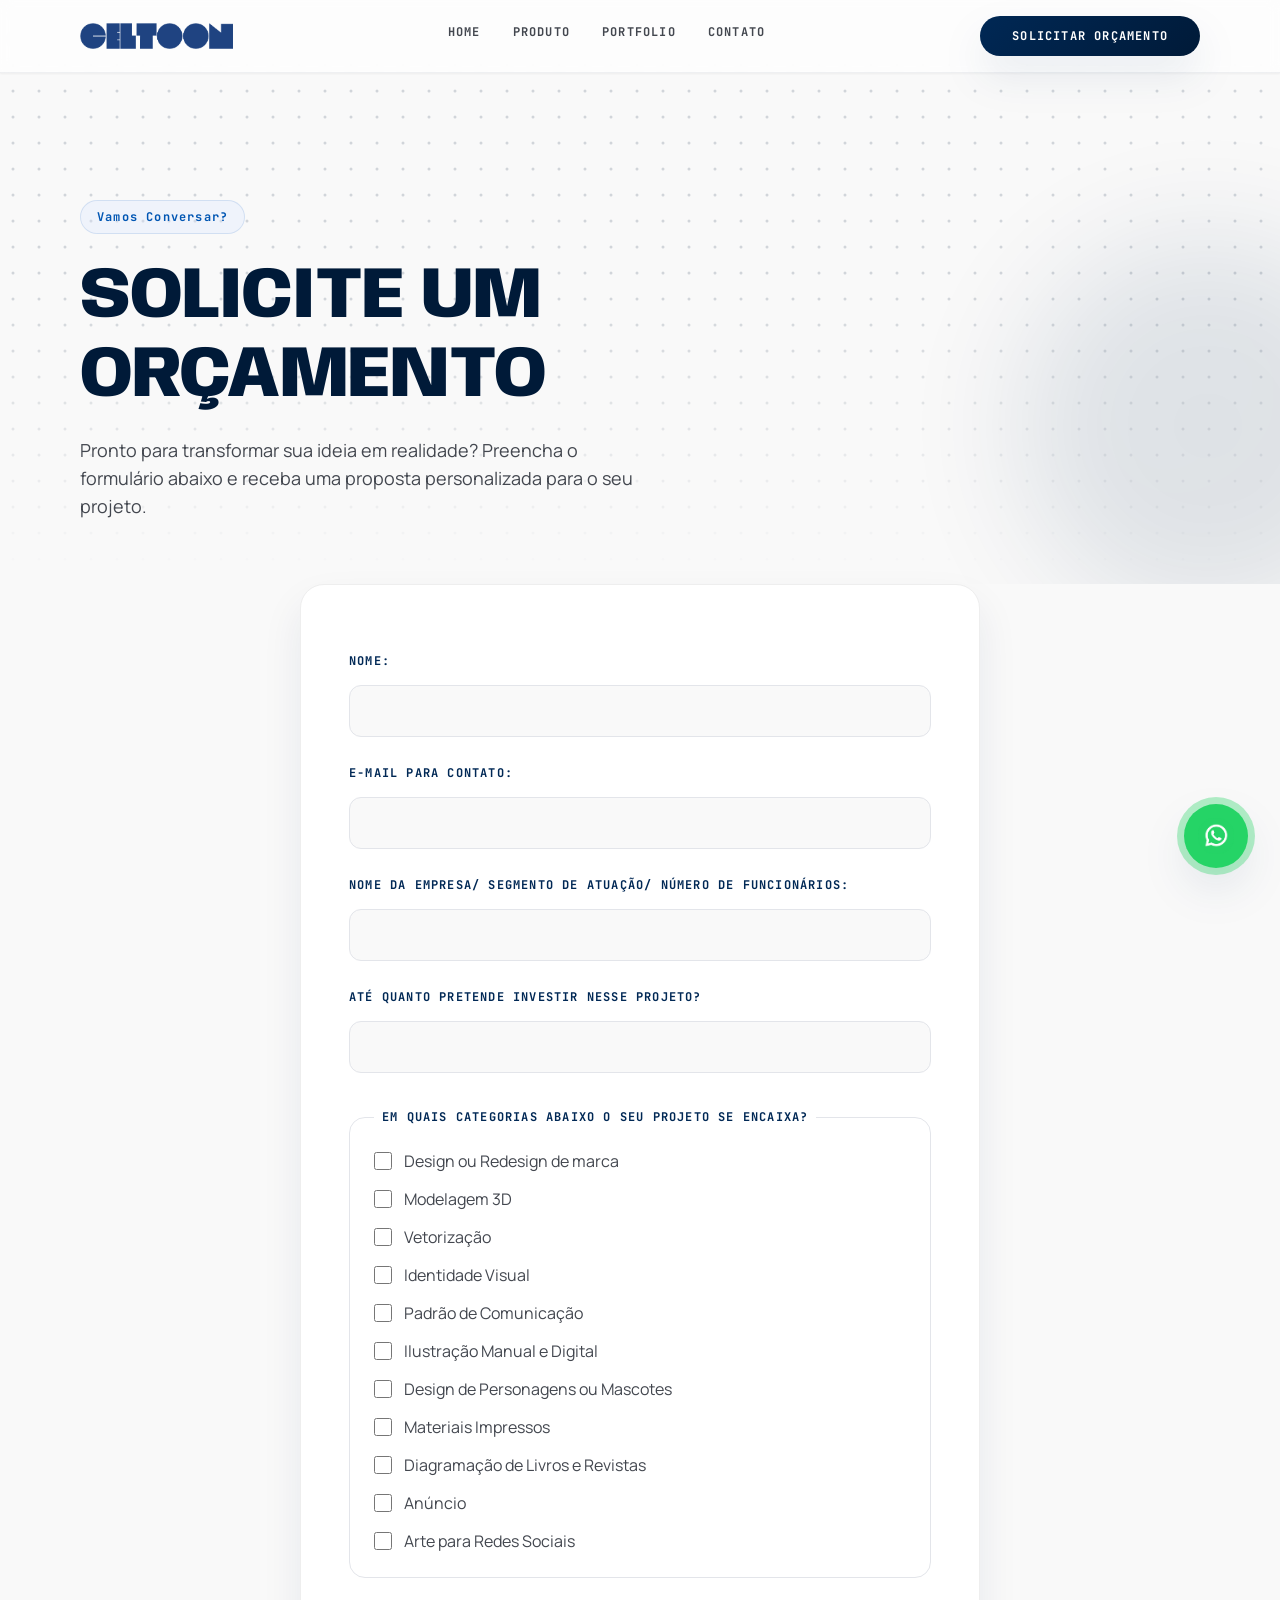
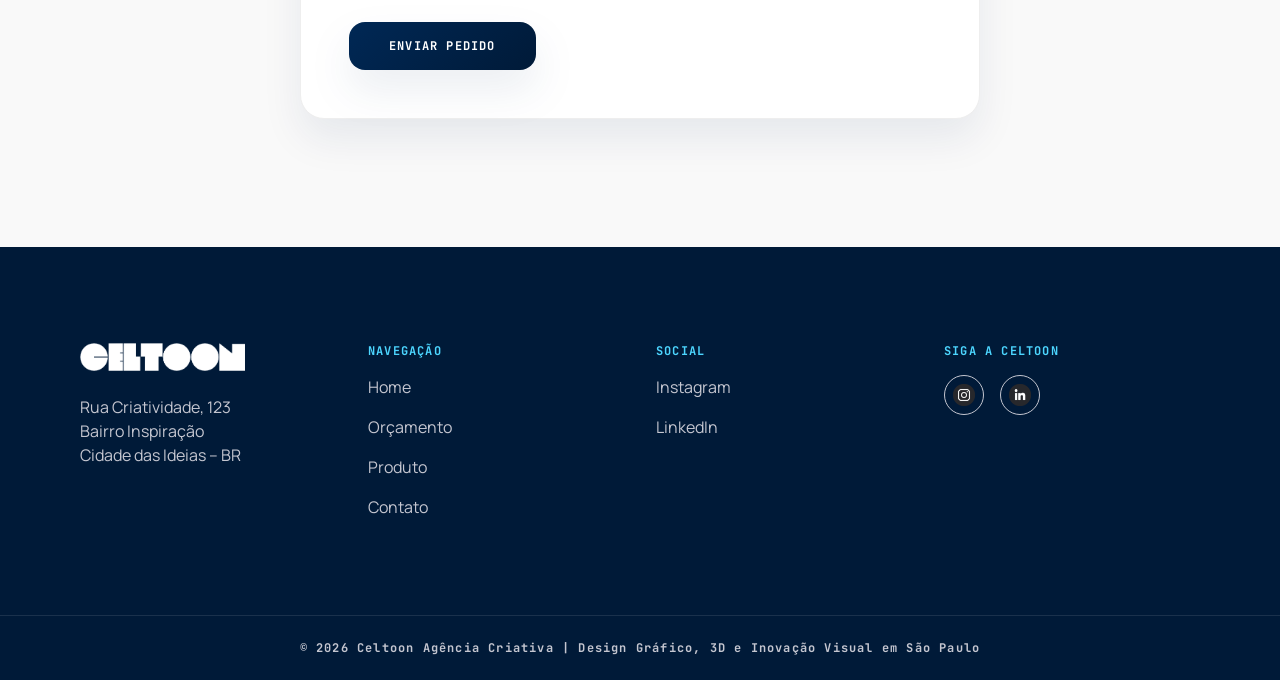
<file: orcamento.html>
<!DOCTYPE html>
<html lang="pt-br">
<head>
  <meta charset="UTF-8" />
  <meta name="viewport" content="width=device-width, initial-scale=1.0"/>
  <title>Orçamento | Celtoon Agência Criativa — Solicite sua Proposta</title>
  <meta name="description" content="Pronto para transformar sua ideia em realidade? Preencha nosso formulário e receba uma proposta personalizada para o seu projeto.">
  <meta property="og:type" content="website">
  <meta property="og:title" content="Orçamento | Celtoon Agência Criativa">
  <meta property="og:description" content="Pronto para transformar sua ideia em realidade? Preencha nosso formulário e receba uma proposta personalizada para o seu projeto.">
  <meta property="og:url" content="https://celtoon.com.br/orcamento.html">

  <link rel="icon" type="image/png" href="favicon.png">
  <link rel="canonical" href="https://celtoon.com.br/orcamento.html">

  <script>document.documentElement.classList.add('js');</script>

  <link rel="preconnect" href="https://fonts.googleapis.com">
  <link rel="preconnect" href="https://fonts.gstatic.com" crossorigin>
  <link href="https://fonts.googleapis.com/css2?family=Anybody:wght@400;600;700;800&family=JetBrains+Mono:wght@700&family=Manrope:wght@400;500&display=swap" rel="stylesheet">
  <link rel="stylesheet" href="assets/celtoon.css?v=7">

  <style>
  .orcamento-section{
    padding-bottom:128px;
  }
  .orcamento-wrap{
    max-width:840px;
    margin:0 auto;
    padding:0 var(--pad-x);
  }
  .form-orcamento{
    background:#fff;
    border:1px solid #eee;
    border-radius: var(--radius-card);
    box-shadow: var(--shadow-card);
    padding:48px;
    display:flex;
    flex-direction:column;
    gap:8px;
  }
  .form-orcamento label{
    font-family: var(--font-mono);
    font-weight:700;
    font-size:12px;
    line-height:16px;
    letter-spacing:1.2px;
    text-transform:uppercase;
    color: var(--navy-800);
    margin-top:20px;
    margin-bottom:8px;
    display:block;
  }
  .form-orcamento input[type="text"],
  .form-orcamento input[type="email"]{
    width:100%;
    padding:14px 16px;
    font-family: var(--font-body);
    font-size:16px;
    color: var(--gray-700);
    background: var(--bg);
    border:1px solid #e3e5ea;
    border-radius:12px;
    outline:none;
    transition: border-color .2s ease, box-shadow .2s ease;
  }
  .form-orcamento input[type="text"]:focus,
  .form-orcamento input[type="email"]:focus{
    border-color: var(--blue);
    box-shadow: 0 0 0 3px rgba(0,86,179,0.12);
  }
  .form-orcamento fieldset{
    border:1px solid #e3e5ea;
    border-radius:16px;
    padding:24px;
    margin-top:28px;
  }
  .form-orcamento legend{
    font-family: var(--font-mono);
    font-weight:700;
    font-size:12px;
    line-height:16px;
    letter-spacing:1.2px;
    text-transform:uppercase;
    color: var(--navy-800);
    padding:0 8px;
  }
  .form-orcamento fieldset label{
    display:flex;
    align-items:center;
    gap:12px;
    font-family: var(--font-body);
    font-weight:400;
    font-size:16px;
    line-height:24px;
    letter-spacing:0;
    text-transform:none;
    color: var(--gray-700);
    margin:0 0 14px 0;
    cursor:pointer;
  }
  .form-orcamento fieldset label:last-child{ margin-bottom:0; }
  .form-orcamento input[type="checkbox"]{
    width:18px;
    height:18px;
    accent-color: var(--blue);
    flex-shrink:0;
    cursor:pointer;
  }
  .form-orcamento button[type="submit"]{
    margin-top:36px;
    align-self:flex-start;
    border:none;
  }

  @media (max-width: 768px){
    .form-orcamento{ padding:28px 20px; }
    .form-orcamento button[type="submit"]{ width:100%; }
  }
  </style>
</head>
<body>

  <!-- NAVBAR -->
  <nav class="navbar">
    <div class="navbar-inner">
      <a href="index.html" class="logo"><img src="Logo_png.png" alt="Celtoon Agência Criativa"></a>
      <button class="menu-toggle" aria-label="Abrir menu">&#9776;</button>
      <div class="nav-links">
        <a href="index.html">Home</a>
        <a href="produto.html">Produto</a>
        <a href="portfolio.html">Portfolio</a>
        <a href="contato.html">Contato</a>
      </div>
      <a href="orcamento.html" class="btn btn-pill-grad nav-cta">Solicitar Orçamento</a>
    </div>
  </nav>

  <!-- HERO -->
  <header class="page-hero" data-dots>
    <div class="container">
      <span class="badge mono-label">Vamos Conversar?</span>
      <h1>Solicite um<br>Orçamento</h1>
      <p>Pronto para transformar sua ideia em realidade? Preencha o formulário abaixo e receba uma proposta personalizada para o seu projeto.</p>
    </div>
  </header>

  <!-- FORMULÁRIO -->
  <section class="orcamento-section fade-in">
    <div class="orcamento-wrap">
      <form action="https://formspree.io/f/xblarrql" method="POST" class="form-orcamento">
        <label for="nome">Nome:</label>
        <input type="text" id="nome" name="nome" required>

        <label for="contato">E-mail para contato:</label>
        <input type="text" id="contato" name="contato" required>

        <label for="empresa">Nome da empresa/ segmento de atuação/ número de funcionários:</label>
        <input type="text" id="empresa" name="empresa_info">

        <label for="investimento">Até quanto pretende investir nesse projeto?</label>
        <input type="text" id="investimento" name="investimento">

        <fieldset>
          <legend>Em quais categorias abaixo o seu projeto se encaixa?</legend>
          <label><input type="checkbox" name="categoria" value="Design ou Redesign de marca"> Design ou Redesign de marca</label>
          <label><input type="checkbox" name="categoria" value="Modelagem 3D"> Modelagem 3D</label>
          <label><input type="checkbox" name="categoria" value="Vetorização"> Vetorização</label>
          <label><input type="checkbox" name="categoria" value="Identidade Visual"> Identidade Visual</label>
          <label><input type="checkbox" name="categoria" value="Padrão de Comunicação"> Padrão de Comunicação</label>
          <label><input type="checkbox" name="categoria" value="Ilustração Manual e Digital"> Ilustração Manual e Digital</label>
          <label><input type="checkbox" name="categoria" value="Design de Personagens ou Mascotes"> Design de Personagens ou Mascotes</label>
          <label><input type="checkbox" name="categoria" value="Materiais Impressos: cartaz, panfleto, folder etc..."> Materiais Impressos</label>
          <label><input type="checkbox" name="categoria" value="Diagramação de Livros e Revistas"> Diagramação de Livros e Revistas</label>
          <label><input type="checkbox" name="categoria" value="Anúncio"> Anúncio</label>
          <label><input type="checkbox" name="categoria" value="Arte para Redes Sociais"> Arte para Redes Sociais</label>
        </fieldset>

        <button type="submit" class="btn btn-grad">Enviar pedido</button>
      </form>
    </div>
  </section>

  <!-- FOOTER -->
  <footer class="footer">
    <div class="footer-top">
      <div class="footer-brand">
        <img src="Logo_png.png" alt="Celtoon">
        <p>Rua Criatividade, 123<br>Bairro Inspiração<br>Cidade das Ideias – BR</p>
      </div>
      <div class="footer-col">
        <h4>Navegação</h4>
        <a href="index.html">Home</a>
        <a href="orcamento.html">Orçamento</a>
        <a href="produto.html">Produto</a>
        <a href="contato.html">Contato</a>
      </div>
      <div class="footer-col">
        <h4>Social</h4>
        <a href="https://www.instagram.com/celtoon.agencia/" target="_blank" rel="noopener">Instagram</a>
        <a href="https://www.linkedin.com/in/danilo-celso-da-silva-256686204/" target="_blank" rel="noopener">LinkedIn</a>
      </div>
      <div class="footer-col">
        <h4>Siga a Celtoon</h4>
        <div class="footer-social-circles">
          <a href="https://www.instagram.com/celtoon.agencia/" target="_blank" rel="noopener" aria-label="Instagram"><img src="instagram.png" alt="Instagram"></a>
          <a href="https://www.linkedin.com/in/danilo-celso-da-silva-256686204/" target="_blank" rel="noopener" aria-label="LinkedIn"><img src="linkedin.png" alt="LinkedIn"></a>
        </div>
      </div>
    </div>
    <div class="footer-bottom">
      <p>© 2026 Celtoon Agência Criativa | Design Gráfico, 3D e Inovação Visual em São Paulo</p>
    </div>
  </footer>

  <!-- WHATSAPP -->
  <a href="https://wa.me/+5511994950389" class="whatsapp-float" target="_blank" rel="noopener" aria-label="Fale conosco pelo WhatsApp"><img src="whats2.png" alt="WhatsApp"></a>

  <script src="assets/celtoon.js?v=7"></script>
</body>
</html>
</file>
<file: assets/celtoon.css>
/* ==========================================================
   CELTOON — Design System (baseado no protótipo Figma)
   ========================================================== */

:root{
  --navy-950: #001a38;
  --navy-800: #002855;
  --purple:   #7000ff;
  --blue:     #0056b3;
  --cyan:     #4cd6ff;
  --gray-700: #43474f;
  --gray-400: #747780;
  --gray-300: #c4c6d0;
  --bg:       #f9f9f9;
  --bg-alt:   #f3f3f3;
  --whatsapp: #25d366;

  --grad: linear-gradient(135deg, #002855 0%, #001a38 100%);

  --shadow-card: 0 20px 40px rgba(0, 40, 85, 0.08);
  --shadow-drop: 0 20px 20px rgba(0, 40, 85, 0.08);

  --font-display: 'Anybody', 'Arial Black', sans-serif;
  --font-body: 'Manrope', 'Segoe UI', sans-serif;
  --font-mono: 'JetBrains Mono', 'Courier New', monospace;

  --radius-card: 24px;
  --radius-btn: 16px;
  --container: 1440px;
  --pad-x: 80px;
}

*{ margin:0; padding:0; box-sizing:border-box; }
html{ scroll-behavior:smooth; }
html, body{ overflow-x:hidden; }

body{
  font-family: var(--font-body);
  background: var(--bg);
  color: var(--gray-700);
  font-size: 16px;
  line-height: 24px;
}

a{ text-decoration:none; color:inherit; }
img{ max-width:100%; display:block; }
button{ font-family:inherit; cursor:pointer; }

/* ---------- Utilidades ---------- */
.container{
  max-width: var(--container);
  margin: 0 auto;
  padding-left: var(--pad-x);
  padding-right: var(--pad-x);
}

.mono-label{
  font-family: var(--font-mono);
  font-weight: 700;
  font-size: 12px;
  line-height: 16px;
  letter-spacing: 1.2px;
}

.section-title{
  font-family: var(--font-display);
  font-variation-settings: "wdth" 100;
  font-weight: 700;
  font-size: 48px;
  line-height: 56px;
  color: var(--navy-950);
  text-transform: uppercase;
}

.grad-divider{
  width: 80px;
  height: 4px;
  border-radius: 9999px;
  background: var(--grad);
}

/* Fade-in on scroll (só quando JS presente) */
.js .fade-in{
  opacity: 0;
  transform: translateY(40px);
  transition: opacity .8s ease, transform .8s ease;
}
.js .fade-in.visible{
  opacity: 1;
  transform: translateY(0);
}

/* ---------- Botões ---------- */
.btn{
  display:inline-flex;
  align-items:center;
  justify-content:center;
  font-family: var(--font-mono);
  font-weight:700;
  font-size:12px;
  line-height:16px;
  letter-spacing:1.2px;
  text-transform: uppercase;
  border:none;
  transition: transform .3s ease, box-shadow .3s ease, background .3s ease, color .3s ease;
}
.btn-grad{
  background: var(--grad);
  color:#fff;
  padding:16px 40px;
  border-radius: var(--radius-btn);
  filter: drop-shadow(var(--shadow-drop));
}
.btn-grad:hover{
  transform: translateY(-3px);
  filter: drop-shadow(0 24px 28px rgba(0,40,85,0.16));
}
.btn-outline{
  background:transparent;
  border:2px solid var(--navy-800);
  color: var(--navy-800);
  padding:16px 40px;
  border-radius: var(--radius-btn);
}
.btn-outline:hover{
  background: var(--navy-800);
  color:#fff;
  transform: translateY(-3px);
}
.btn-pill{
  background: var(--navy-800);
  color:#fff;
  padding:12px 32px;
  border-radius:9999px;
}
.btn-pill:hover{
  background: var(--navy-950);
  transform: translateY(-2px);
}
.btn-pill-grad{
  background: var(--grad);
  color:#fff;
  padding:12px 32px;
  border-radius:9999px;
  filter: drop-shadow(var(--shadow-drop));
}
.btn-pill-grad:hover{
  transform: translateY(-2px);
  filter: drop-shadow(0 24px 24px rgba(0,40,85,0.16));
}

/* ---------- NAVBAR ---------- */
.navbar{
  position:fixed;
  top:0; left:0; right:0;
  z-index:1000;
  background: rgba(255,255,255,0.7);
  backdrop-filter: blur(6px);
  -webkit-backdrop-filter: blur(6px);
  border-bottom:1px solid rgba(0,26,56,0.06);
  box-shadow: 0 1px 2px rgba(0,0,0,0.05);
  transition: top .3s ease;
}
.navbar-inner{
  max-width: var(--container);
  margin:0 auto;
  padding:16px var(--pad-x);
  display:flex;
  align-items:center;
  justify-content:space-between;
  gap:24px;
}
.navbar .logo img{
  height:26px;
  width:auto;
}
.nav-links{
  display:flex;
  align-items:center;
  gap:32px;
}
.nav-links a{
  font-family: var(--font-mono);
  font-weight:700;
  font-size:12px;
  line-height:16px;
  letter-spacing:1.2px;
  text-transform:uppercase;
  color: var(--gray-700);
  padding-bottom:6px;
  border-bottom:2px solid transparent;
  transition: color .2s ease, border-color .2s ease;
}
.nav-links a:hover{ color: var(--blue); }
.nav-links a.active{
  color: var(--blue);
  border-bottom-color: var(--blue);
}
.nav-cta{ flex-shrink:0; }
.menu-toggle{
  display:none;
  font-size:1.8rem;
  background:none;
  border:none;
  color: var(--navy-950);
  z-index:1001;
}

/* ---------- FOOTER ---------- */
.footer{
  background: var(--navy-950);
  color: var(--gray-300);
}
.footer-top{
  max-width: var(--container);
  margin:0 auto;
  padding:96px var(--pad-x) 80px;
  display:grid;
  grid-template-columns: repeat(4, 1fr);
  gap:32px;
}
.footer .footer-brand img{
  height:28px;
  width:auto;
  margin-bottom:24px;
  /* logo é navy — converte para branco no rodapé escuro */
  filter: brightness(0) invert(1);
}
.footer-brand p{
  max-width:320px;
  font-size:16px;
  line-height:24px;
}
.footer-col h4{
  font-family: var(--font-mono);
  font-weight:700;
  font-size:12px;
  line-height:16px;
  letter-spacing:1.2px;
  text-transform:uppercase;
  color: var(--cyan);
  margin-bottom:16px;
}
.footer-col a{
  display:block;
  font-size:16px;
  line-height:24px;
  margin-bottom:16px;
  color: var(--gray-300);
  transition: color .2s ease;
}
.footer-col a:hover{ color:#fff; }
.footer-social-circles{
  display:flex;
  gap:16px;
  margin-top:8px;
}
.footer-social-circles a{
  width:40px; height:40px;
  border:1px solid var(--gray-300);
  border-radius:9999px;
  display:flex;
  align-items:center;
  justify-content:center;
  margin-bottom:0;
  transition: background .2s ease, border-color .2s ease;
}
.footer-social-circles a:hover{
  background: rgba(255,255,255,0.1);
  border-color:#fff;
}
.footer-social-circles img{
  width:22px; height:22px;
}
.footer-bottom{
  border-top:1px solid rgba(255,255,255,0.1);
  padding:24px var(--pad-x);
  text-align:center;
}
.footer-bottom p{
  font-family: var(--font-mono);
  font-weight:700;
  font-size:12px;
  line-height:16px;
  letter-spacing:1.2px;
  color: var(--gray-300);
}

/* ---------- WHATSAPP FAB ---------- */
.whatsapp-float{
  position:fixed;
  right:32px;
  bottom:32px;
  width:64px;
  height:64px;
  border-radius:9999px;
  background: var(--whatsapp);
  display:flex;
  align-items:center;
  justify-content:center;
  z-index:1000;
  filter: drop-shadow(var(--shadow-drop));
  transition: transform .3s ease;
}
.whatsapp-float:hover{ transform: scale(1.08); }
.whatsapp-float img{ width:36px; height:36px; }
.whatsapp-float::before{
  content:'';
  position:absolute;
  inset:-7px;
  border-radius:9999px;
  background: rgba(37,211,102,0.35);
  animation: wpp-pulse 2.4s ease-out infinite;
  pointer-events:none;
  z-index:-1;
}
@keyframes wpp-pulse{
  0%{ transform:scale(1); opacity:.85; }
  100%{ transform:scale(1.6); opacity:0; }
}

/* ---------- HERO DE PÁGINA INTERNA ---------- */
.page-hero{
  padding:200px 0 64px;
  position:relative;
  overflow:hidden;
}
.page-hero::after{
  content:'';
  position:absolute;
  right:-120px;
  top:40%;
  width:384px;
  height:384px;
  border-radius:9999px;
  background: var(--grad);
  filter: blur(60px);
  opacity:.1;
  pointer-events:none;
}
.page-hero .badge{
  display:inline-block;
  background: rgba(214,227,255,0.3);
  border:1px solid rgba(0,86,179,0.12);
  padding:8px 16px;
  border-radius:9999px;
  color: var(--blue);
  margin-bottom:24px;
}
.page-hero h1{
  font-family: var(--font-display);
  font-variation-settings: "wdth" 100;
  font-weight:800;
  font-size: clamp(44px, 6vw, 72px);
  line-height:1.1;
  letter-spacing:-1.2px;
  color: var(--navy-950);
  text-transform:uppercase;
  margin-bottom:20px;
}
.page-hero p{
  font-size:18px;
  line-height:28px;
  max-width:576px;
}

/* ---------- CARDS DE PROJETO (grid/galeria) ---------- */
.project-card{
  position:relative;
  border-radius: var(--radius-card);
  overflow:hidden;
  background:#fff;
  box-shadow: var(--shadow-card);
  aspect-ratio: 4 / 5;
}
.project-card img,
.project-card video{
  width:100%;
  height:100%;
  object-fit:cover;
  transition: transform .5s ease;
}
.project-card:hover img,
.project-card:hover video{ transform: scale(1.05); }
.project-card .overlay{
  position:absolute;
  inset:0;
  background: linear-gradient(to top, rgba(0,26,56,0.9) 0%, rgba(0,26,56,0.2) 50%, rgba(0,26,56,0) 100%);
  opacity:0;
  transition: opacity .3s ease;
  display:flex;
  flex-direction:column;
  justify-content:flex-end;
  padding:32px;
}
.project-card:hover .overlay{ opacity:1; }
.project-card .overlay .tag{
  color: var(--cyan);
  margin-bottom:8px;
  text-transform:uppercase;
}
.project-card .overlay h3{
  font-family: var(--font-display);
  font-variation-settings: "wdth" 100;
  font-weight:600;
  font-size:32px;
  line-height:40px;
  color:#fff;
}

/* ---------- CARROSSEL (compartilhado) ---------- */
.carousel-track{
  display:flex;
  gap:24px;
  overflow-x:auto;
  scroll-snap-type:x mandatory;
  -webkit-overflow-scrolling:touch;
  overscroll-behavior-x:contain;
  scrollbar-width:none;
}
.carousel-track::-webkit-scrollbar{ display:none; }
.carousel-track > *{
  flex:0 0 100%;
  scroll-snap-align:start;
}
.carousel-controls{
  display:flex;
  align-items:center;
  justify-content:center;
  gap:20px;
  margin-top:28px;
}
.carousel-arrow{
  width:44px;
  height:44px;
  border-radius:9999px;
  border:1px solid var(--gray-400);
  background:transparent;
  color: var(--gray-700);
  font-size:1rem;
  display:flex;
  align-items:center;
  justify-content:center;
  transition: transform .2s ease, opacity .2s ease, background .2s ease, color .2s ease;
}
.carousel-arrow.solid{
  background: var(--navy-950);
  color:#fff;
  border-color: var(--navy-950);
}
.carousel-arrow:hover:not(:disabled){ transform: translateY(-2px); }
.carousel-arrow:disabled{ opacity:.35; cursor:default; }
.carousel-dots{
  display:flex;
  gap:8px;
}
.carousel-dots button{
  width:9px;
  height:9px;
  border-radius:50%;
  border:none;
  padding:0;
  background: rgba(0,26,56,0.2);
  cursor:pointer;
  transition: background .2s ease, transform .2s ease;
}
.carousel-dots button.active{
  background: var(--blue);
  transform: scale(1.2);
}

/* ---------- LIGHTBOX (expandir imagem) ---------- */
.lightbox{
  position:fixed;
  inset:0;
  z-index:2000;
  background: rgba(0, 10, 25, 0.92);
  display:flex;
  align-items:center;
  justify-content:center;
  padding:20px;
  opacity:0;
  pointer-events:none;
  transition: opacity .25s ease;
}
.lightbox.open{
  opacity:1;
  pointer-events:auto;
}
.lightbox img,
.lightbox video{
  max-width:100%;
  max-height:88vh;
  object-fit:contain;
  border-radius:12px;
  box-shadow: 0 20px 60px rgba(0,0,0,0.5);
}
.lightbox-close{
  position:absolute;
  top:18px;
  right:18px;
  width:44px;
  height:44px;
  border-radius:9999px;
  border:1px solid rgba(255,255,255,0.4);
  background: rgba(255,255,255,0.1);
  color:#fff;
  font-size:1.5rem;
  line-height:1;
  display:flex;
  align-items:center;
  justify-content:center;
  cursor:pointer;
}

/* ---------- CTA BOX (compartilhada) ---------- */
.cta-section{
  padding:32px var(--pad-x) 128px;
}
.cta-box{
  position:relative;
  overflow:hidden;
  max-width: calc(var(--container) - (2 * var(--pad-x)));
  margin:0 auto;
  border-radius:48px;
  background: linear-gradient(135deg, #001a38 0%, #0056b3 100%);
  padding:96px 48px;
  text-align:center;
  color:#fff;
  box-shadow: var(--shadow-card);
}
.cta-box::before{
  content:'';
  position:absolute;
  inset:0;
  background: radial-gradient(circle at 75% 20%, rgba(255,255,255,0.14) 0%, transparent 55%);
  pointer-events:none;
}
.cta-box h2{
  position:relative;
  font-family: var(--font-display);
  font-variation-settings: "wdth" 100;
  font-weight:700;
  font-size: clamp(30px, 4vw, 44px);
  line-height:1.2;
  margin-bottom:20px;
}
.cta-box p{
  position:relative;
  font-size:16px;
  line-height:26px;
  color: rgba(255,255,255,0.75);
  max-width:520px;
  margin:0 auto 40px;
}
.cta-actions{
  position:relative;
  display:flex;
  gap:16px;
  justify-content:center;
  flex-wrap:wrap;
}
.cta-btn-primary,
.cta-btn-wpp{
  display:inline-flex;
  align-items:center;
  gap:10px;
  padding:14px 28px;
  border-radius:10px;
  transition: transform .3s ease, box-shadow .3s ease;
}
.cta-btn-primary{
  background:#fff;
  color: var(--navy-950);
  box-shadow: 0 10px 24px rgba(0,0,0,0.25);
}
.cta-btn-wpp{
  background: rgba(255,255,255,0.96);
  color: var(--navy-950);
  border:1px solid rgba(255,255,255,0.5);
}
.cta-btn-primary:hover,
.cta-btn-wpp:hover{
  transform: translateY(-3px);
  box-shadow: 0 16px 32px rgba(0,0,0,0.3);
}
.cta-btn-wpp svg{
  width:16px;
  height:16px;
  fill:#25d366;
  flex-shrink:0;
}

/* ---------- GRID DE PONTINHOS (hero) ---------- */
.hero-dots{
  position:absolute;
  inset:0;
  z-index:0;
  pointer-events:none;
}
.page-hero .container{
  position:relative;
  z-index:1;
}

/* ==========================================================
   RESPONSIVO
   ========================================================== */
@media (max-width: 992px){
  :root{ --pad-x: 32px; }
  .section-title{ font-size:38px; line-height:46px; }
  .cta-box{ padding:64px 32px; border-radius:36px; }
  .footer-top{ grid-template-columns: repeat(2, 1fr); padding-top:64px; padding-bottom:48px; }
}

@media (max-width: 768px){
  :root{ --pad-x: 20px; }

  .menu-toggle{ display:block; }
  .nav-links{
    display:none;
    position:absolute;
    top:100%;
    left:0; right:0;
    flex-direction:column;
    align-items:flex-start;
    gap:0;
    background:#fff;
    padding:16px 20px;
    box-shadow: 0 16px 32px rgba(0,26,56,0.12);
    border-bottom:1px solid rgba(0,26,56,0.06);
  }
  .nav-links.active{ display:flex; }
  .nav-links a{
    padding:14px 0;
    width:100%;
    border-bottom:1px solid rgba(0,26,56,0.06);
  }
  .nav-links a.active{ border-bottom-color: var(--blue); }
  .nav-cta{ display:none; }

  .page-hero{ padding:140px 0 48px; }

  .cta-section{ padding-bottom:80px; }
  .cta-box{ padding:56px 24px; border-radius:28px; }
  .cta-actions a{ width:100%; justify-content:center; }

  .footer-top{ grid-template-columns: 1fr; gap:40px; }

  .whatsapp-float{
    right:20px; bottom:20px;
    width:56px; height:56px;
  }
  .whatsapp-float img{ width:32px; height:32px; }

  /* Mobile: só setas nos carrosséis (arraste continua funcionando) */
  .carousel-dots{ display:none !important; }

  /* Sem hover no touch: overlay dos cards sempre visível no mobile */
  .project-card .overlay{
    opacity:1;
    padding:18px;
    background: linear-gradient(to top, rgba(0,26,56,0.9) 0%, rgba(0,26,56,0.15) 55%, rgba(0,26,56,0) 75%);
  }
  .project-card .overlay h3{
    font-size:20px;
    line-height:26px;
  }
  .project-card .overlay .tag{
    font-size:10px;
    margin-bottom:4px;
  }
}
</file>
